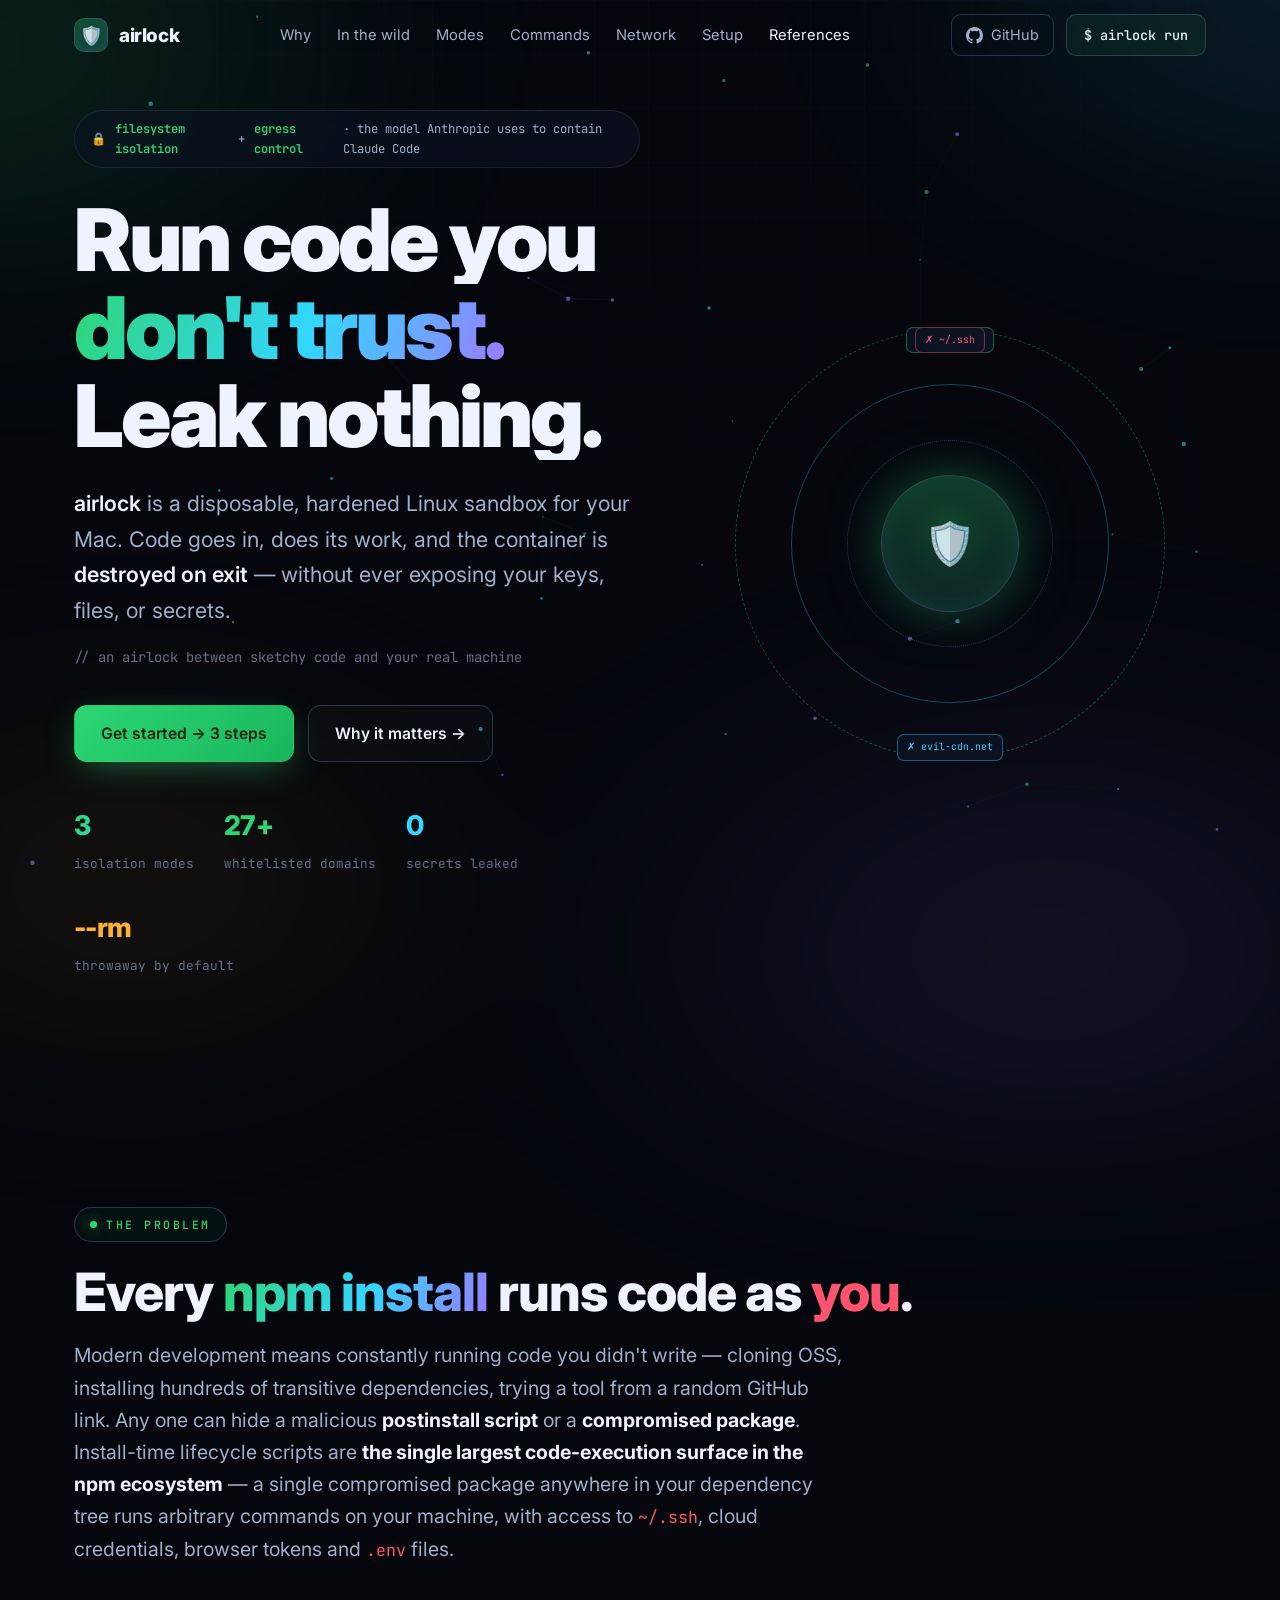
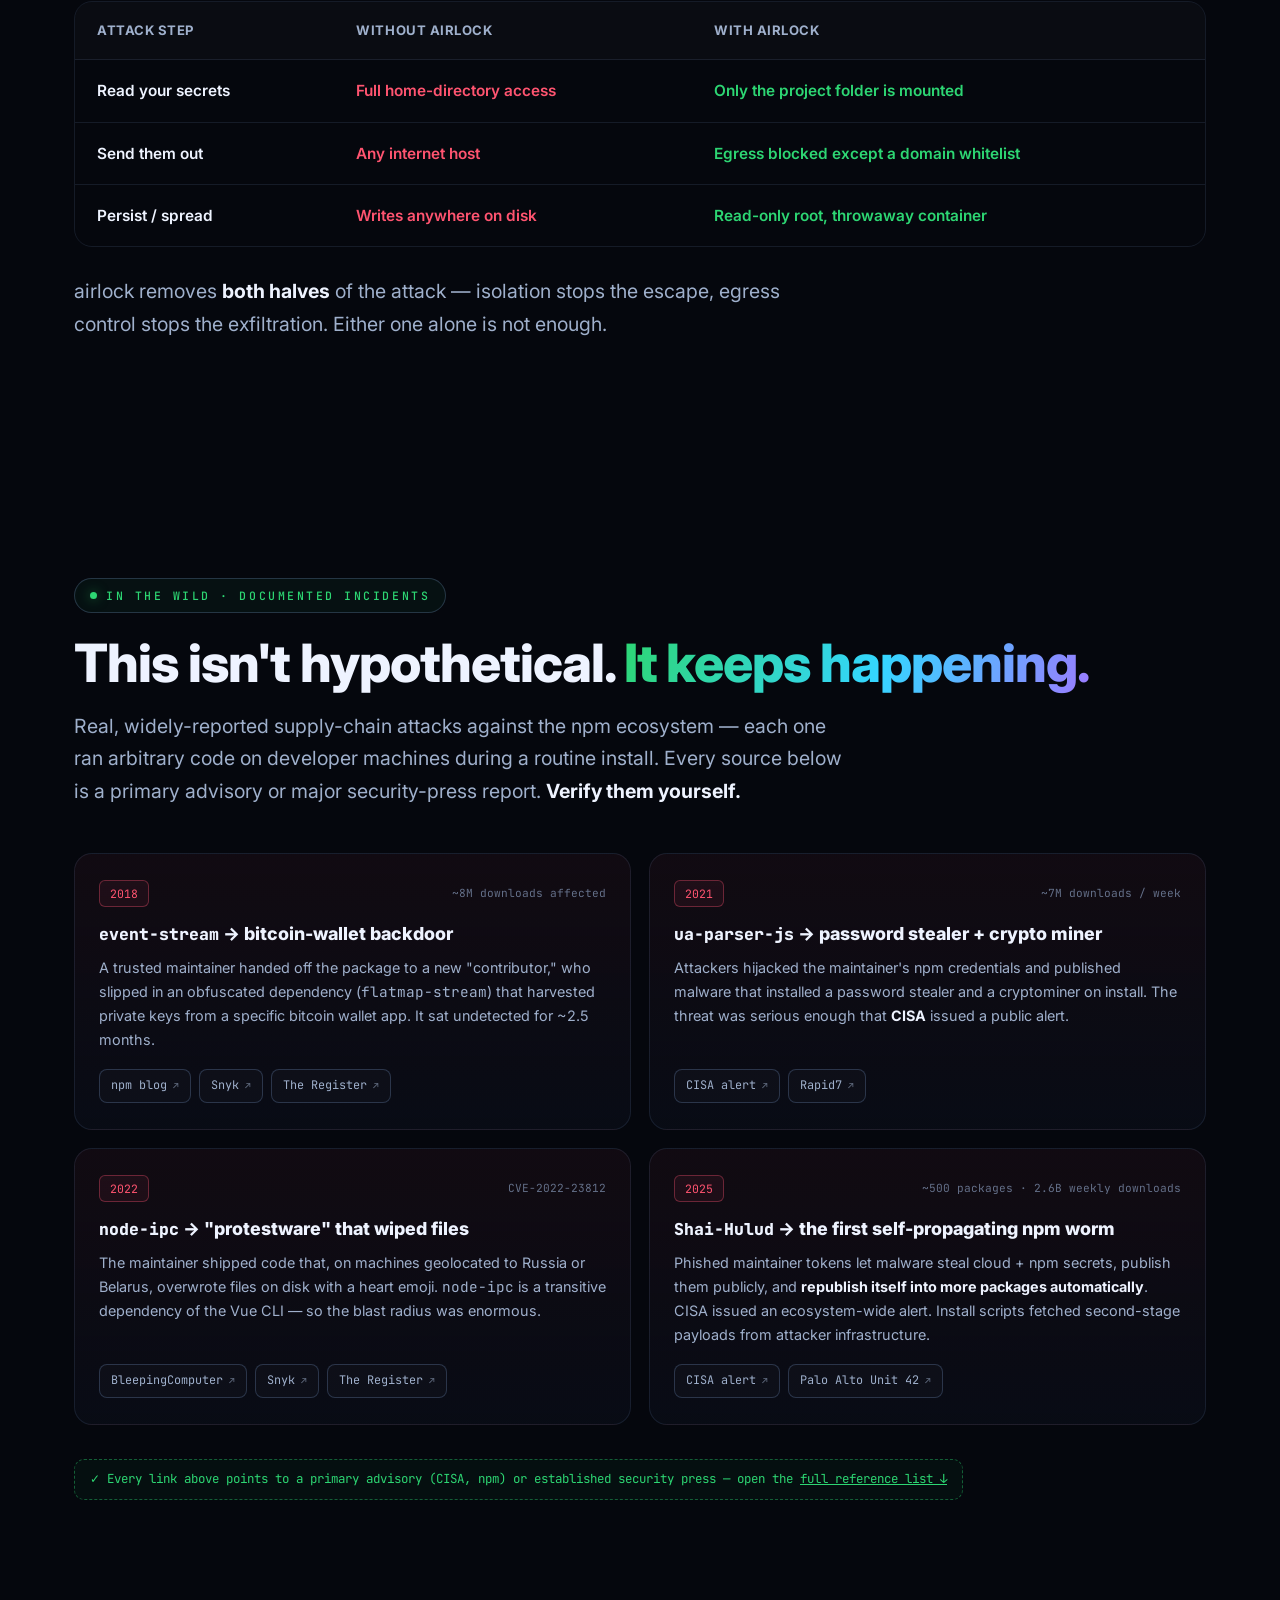
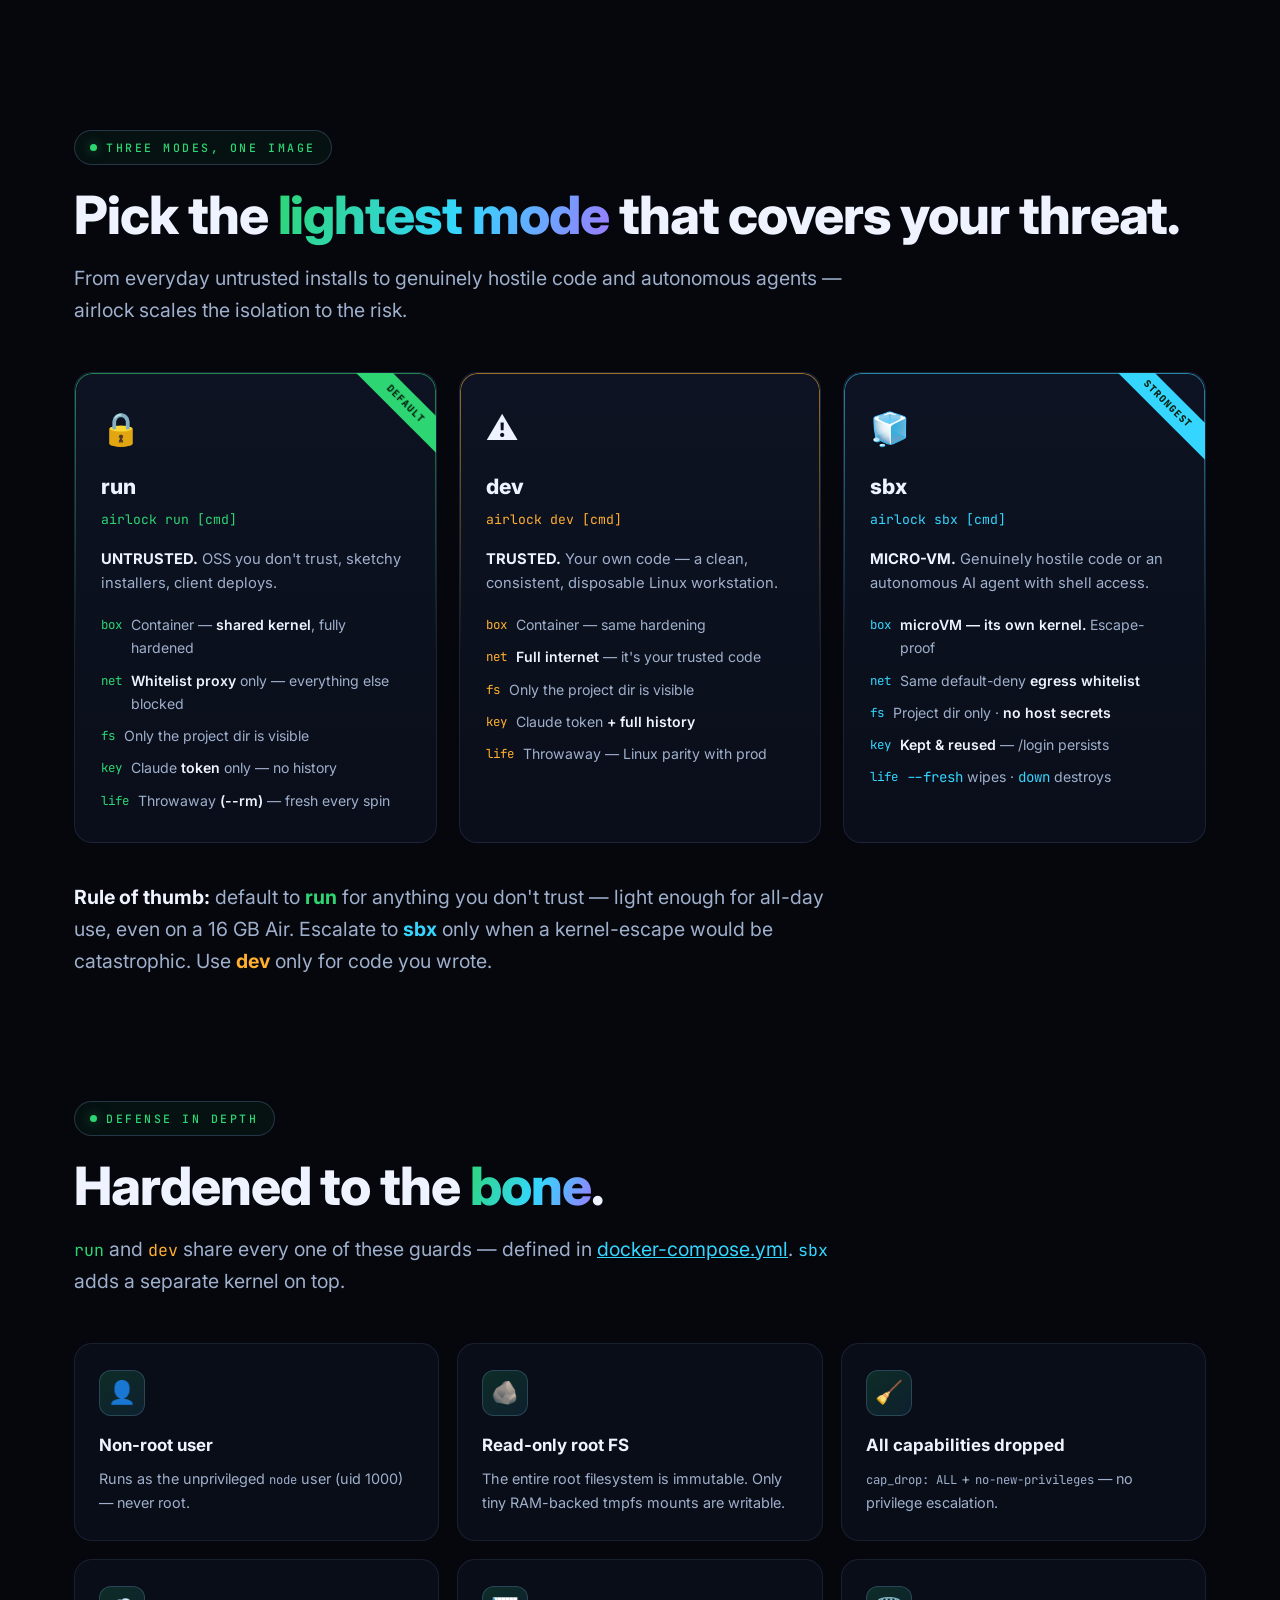
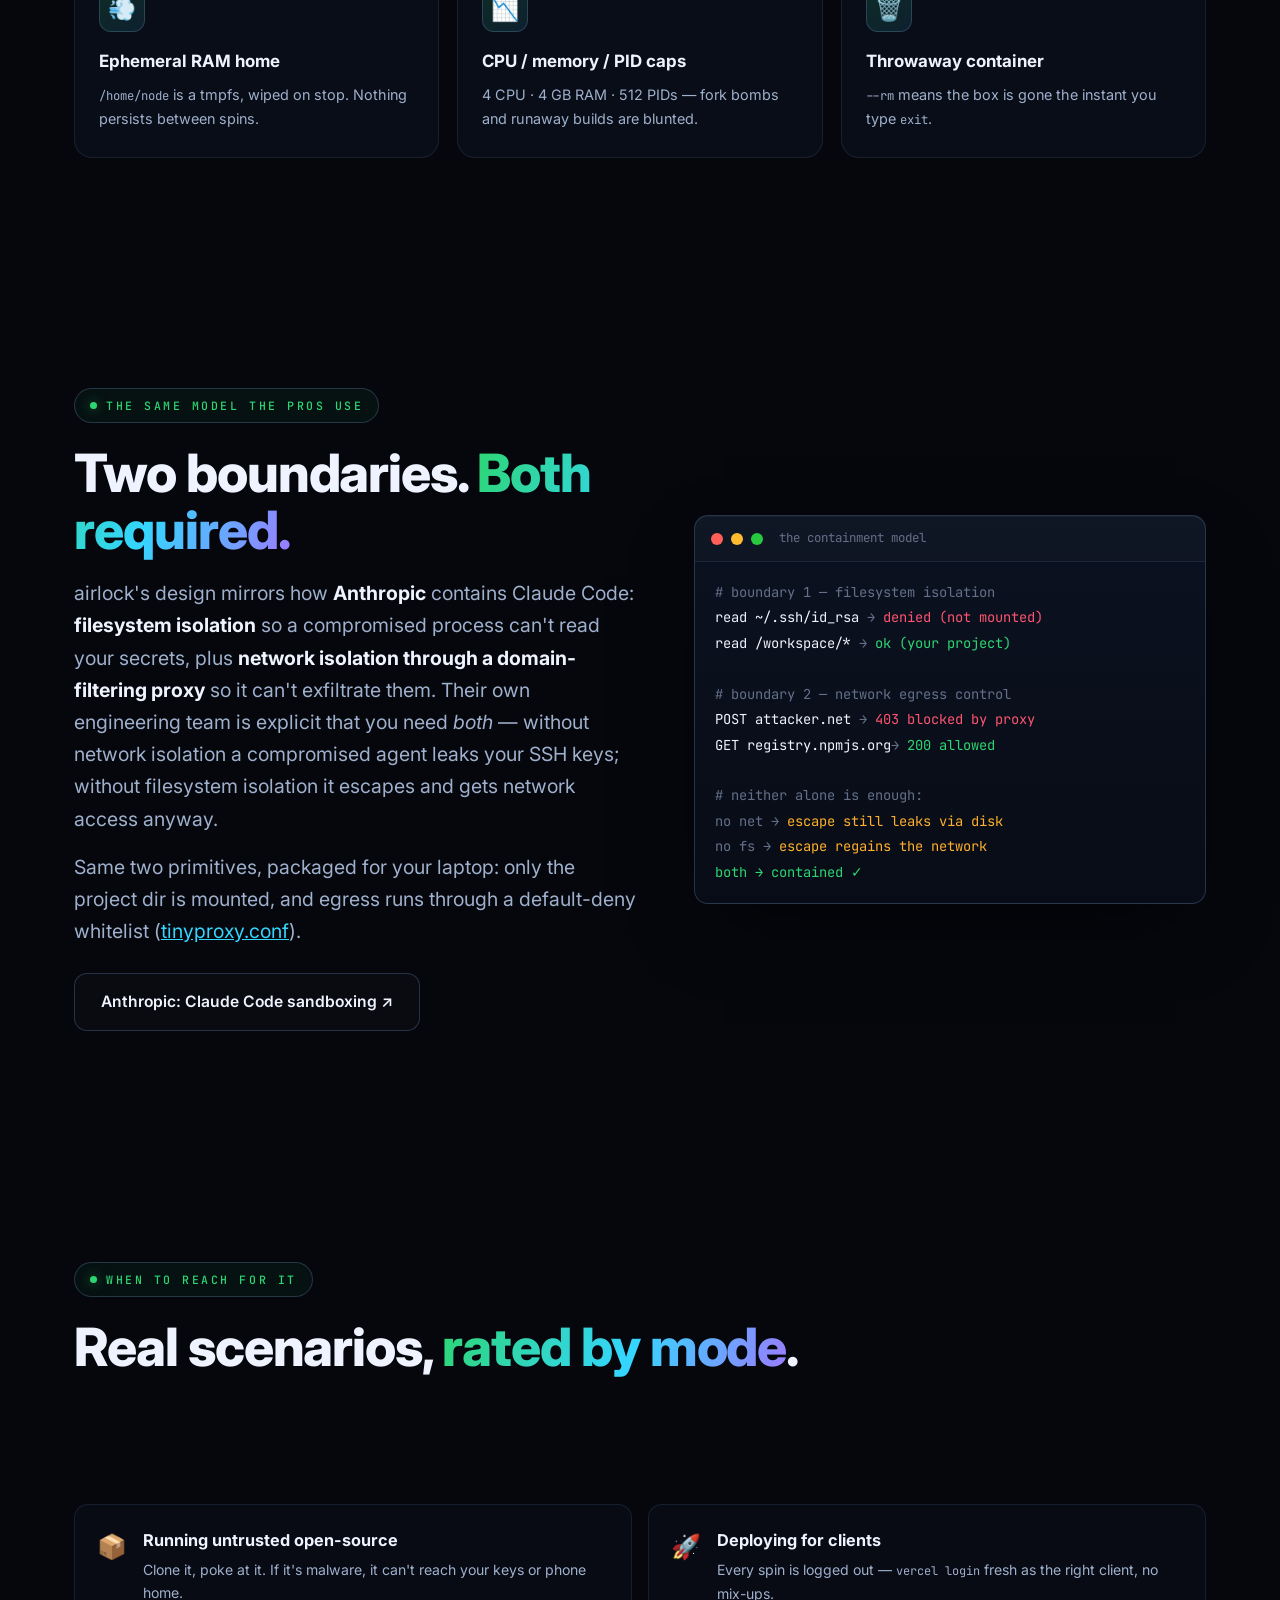
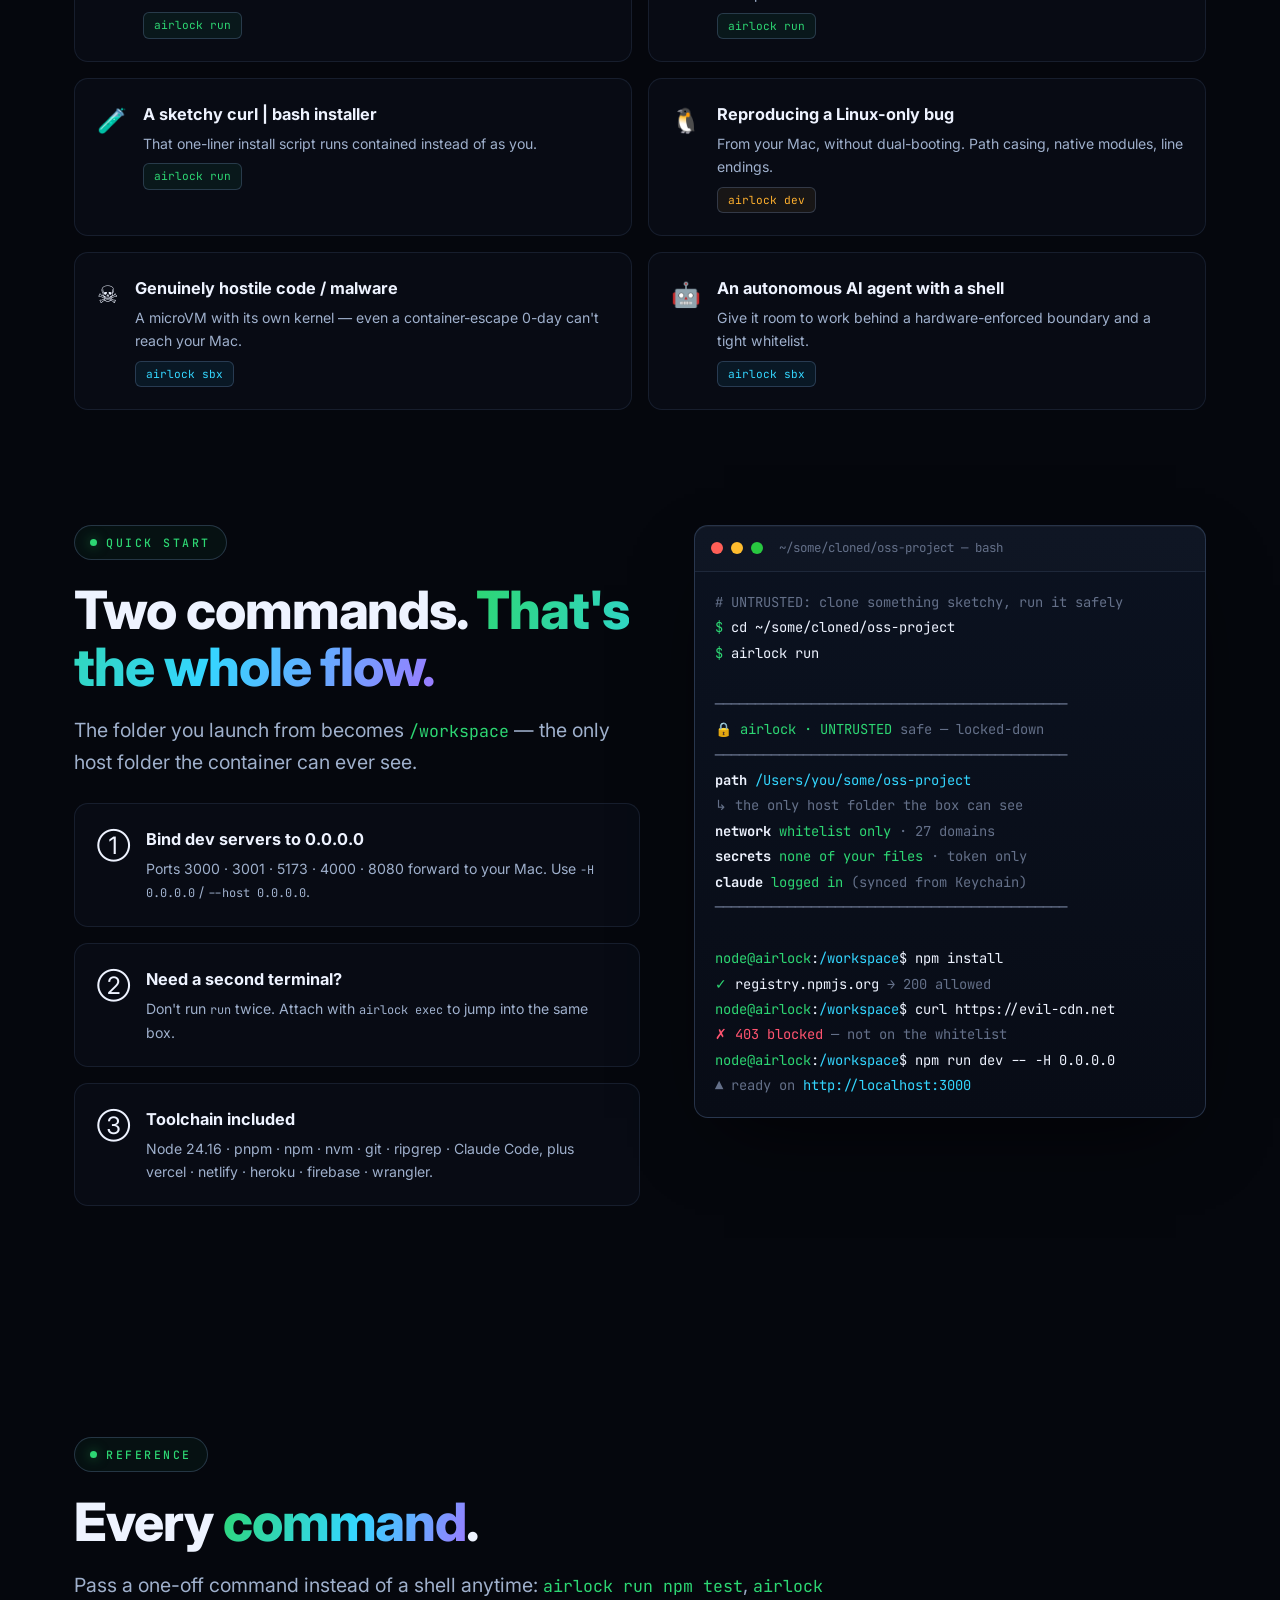
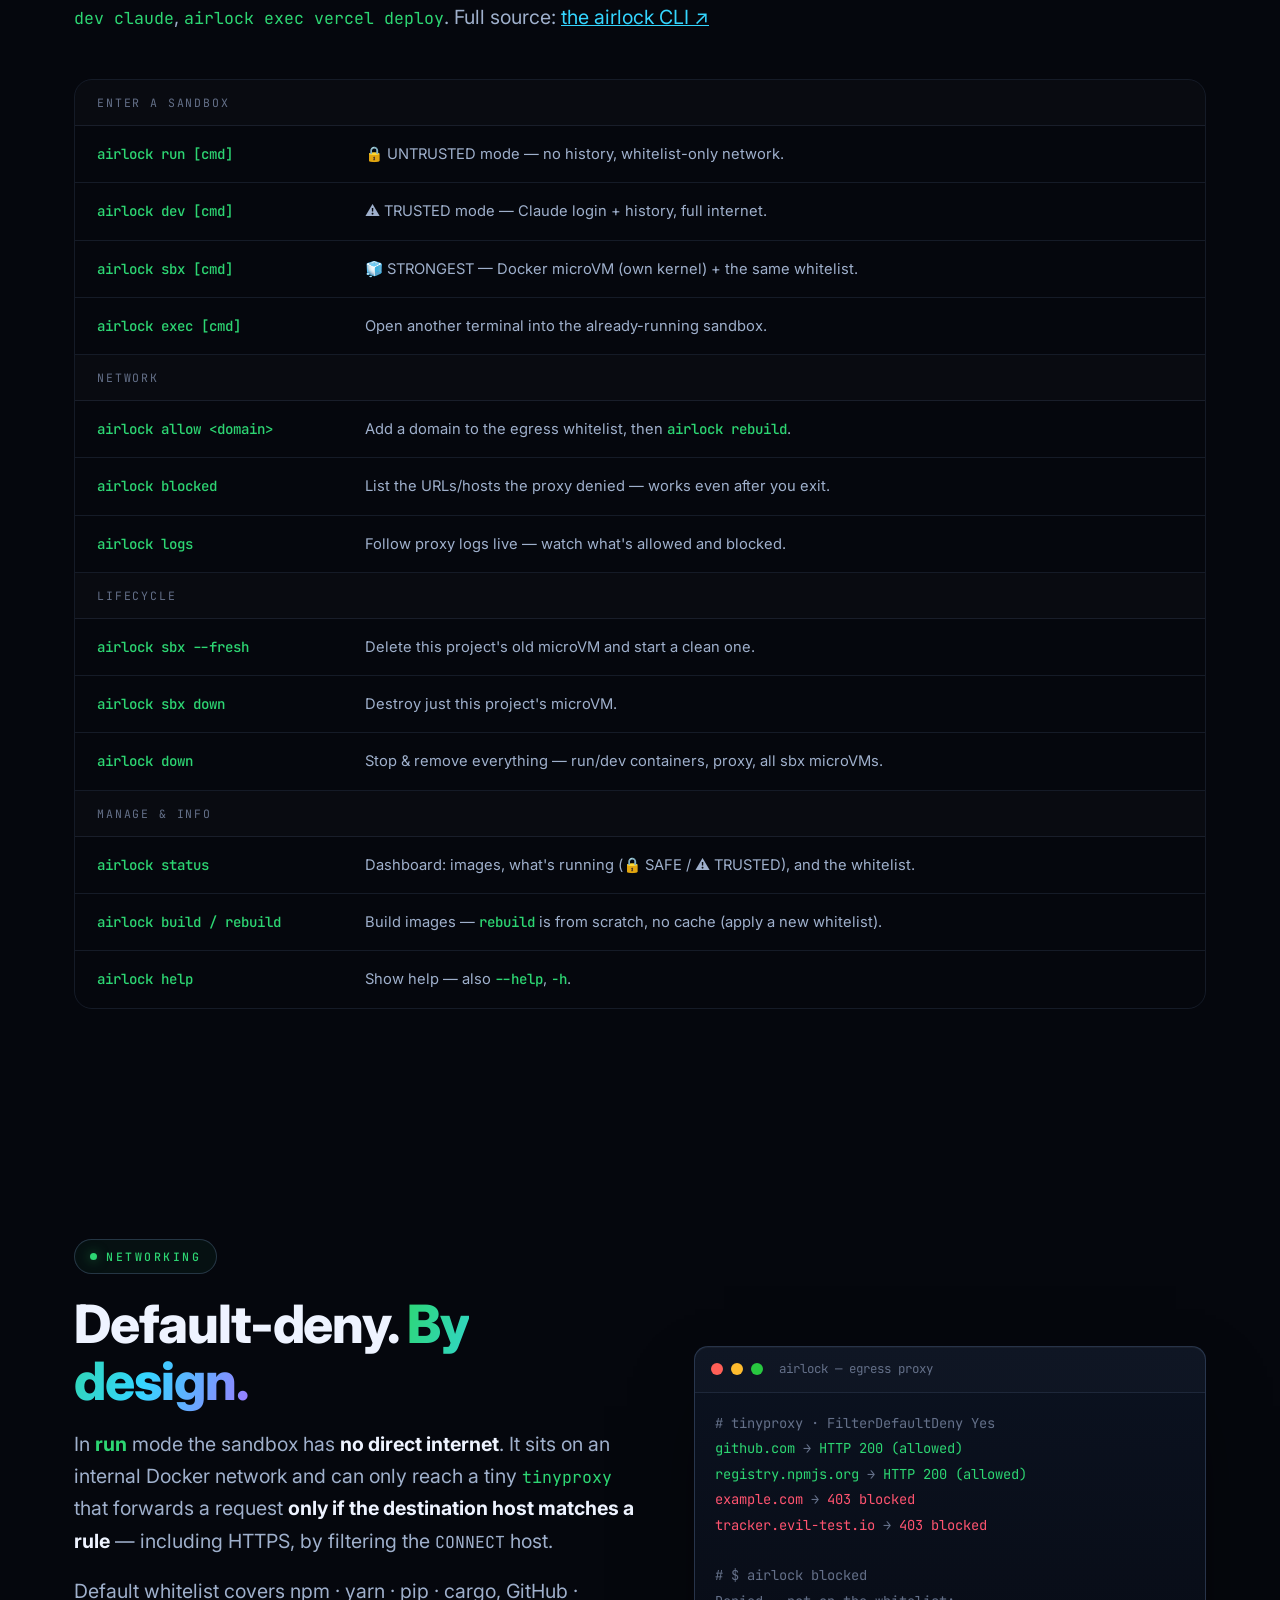
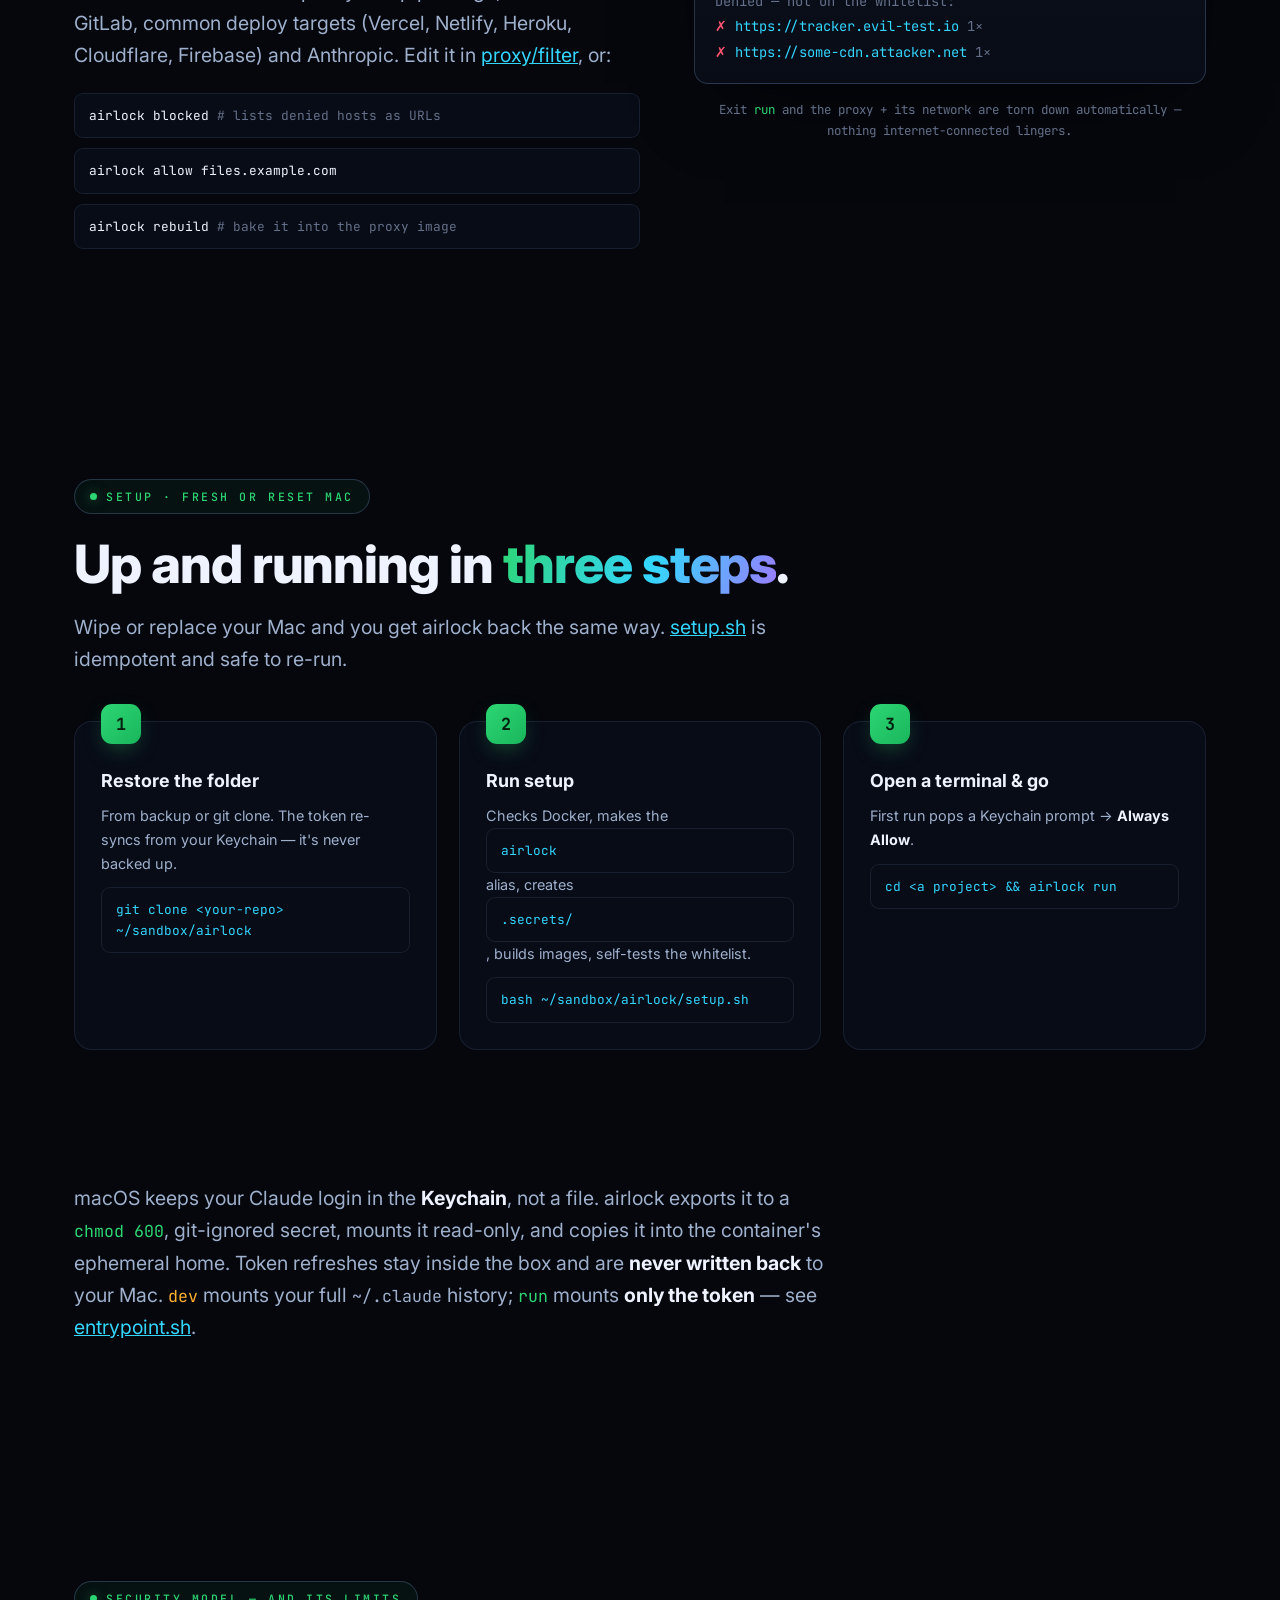
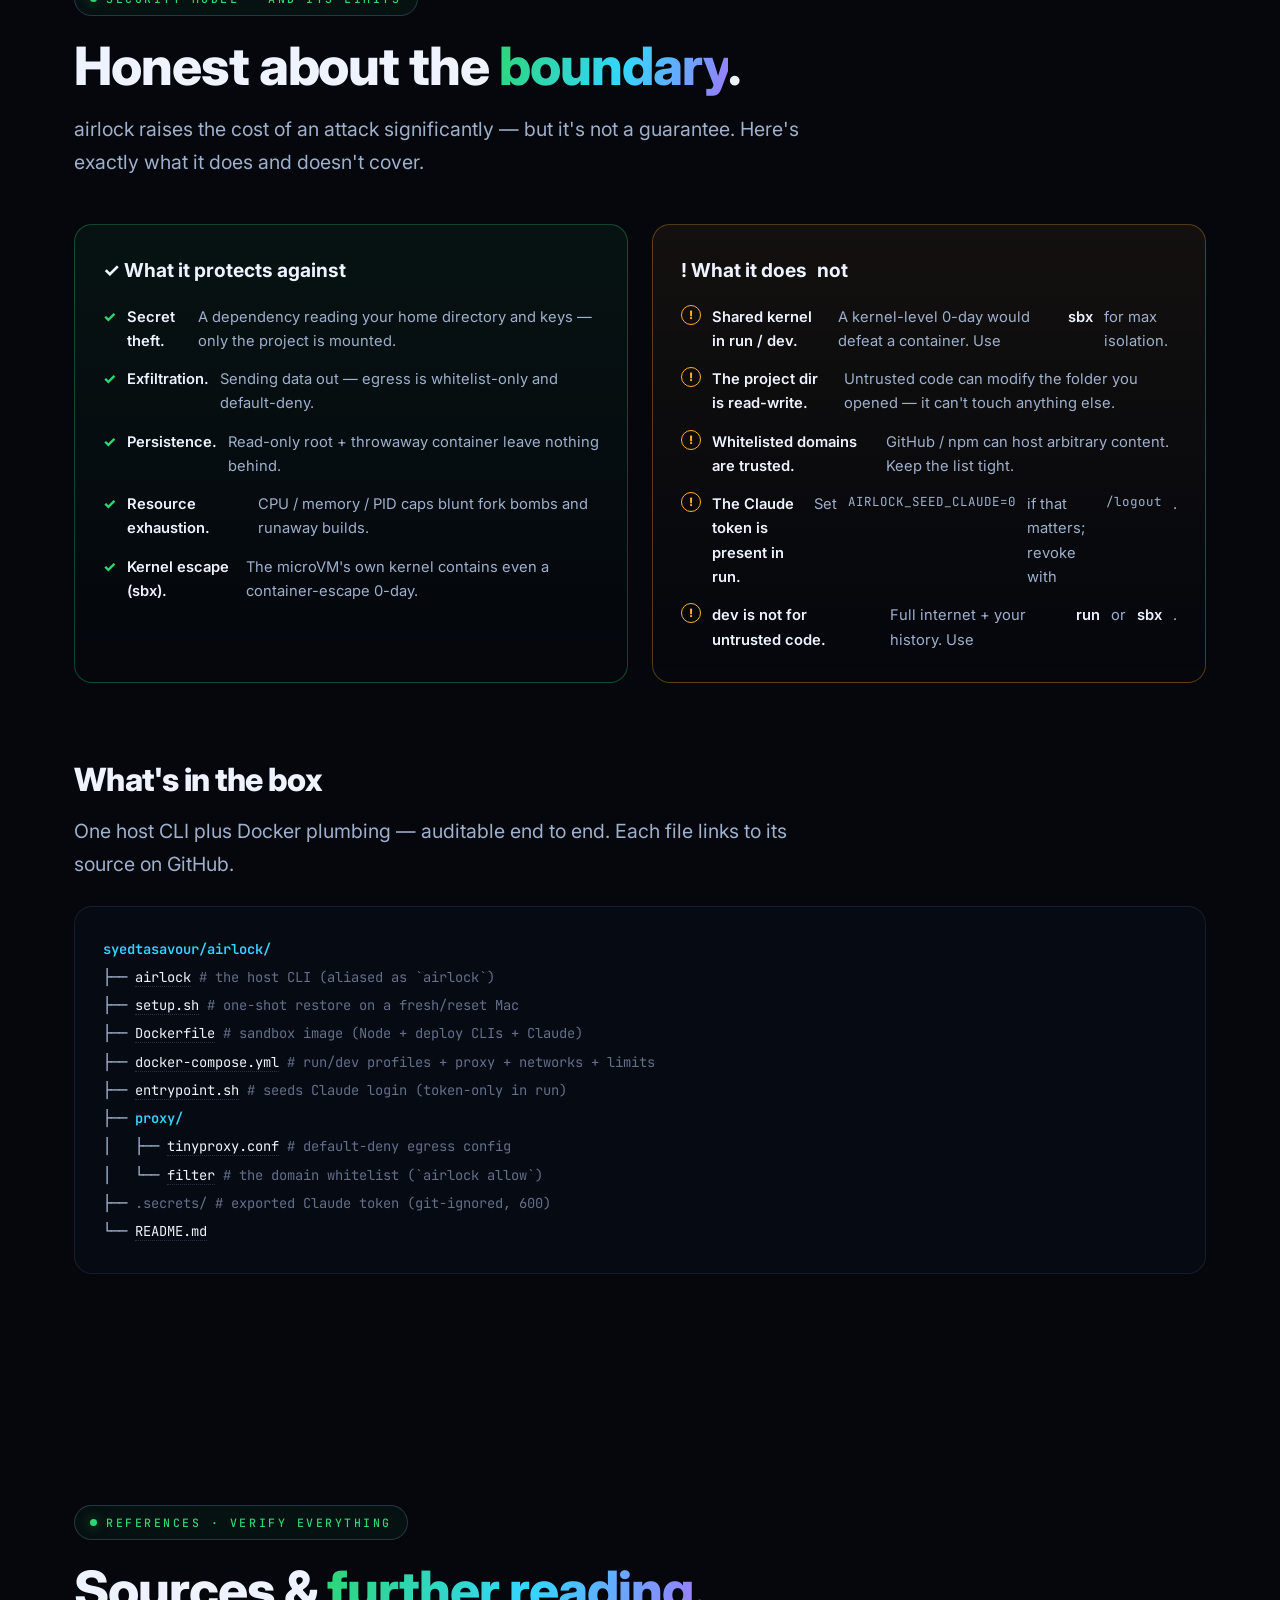
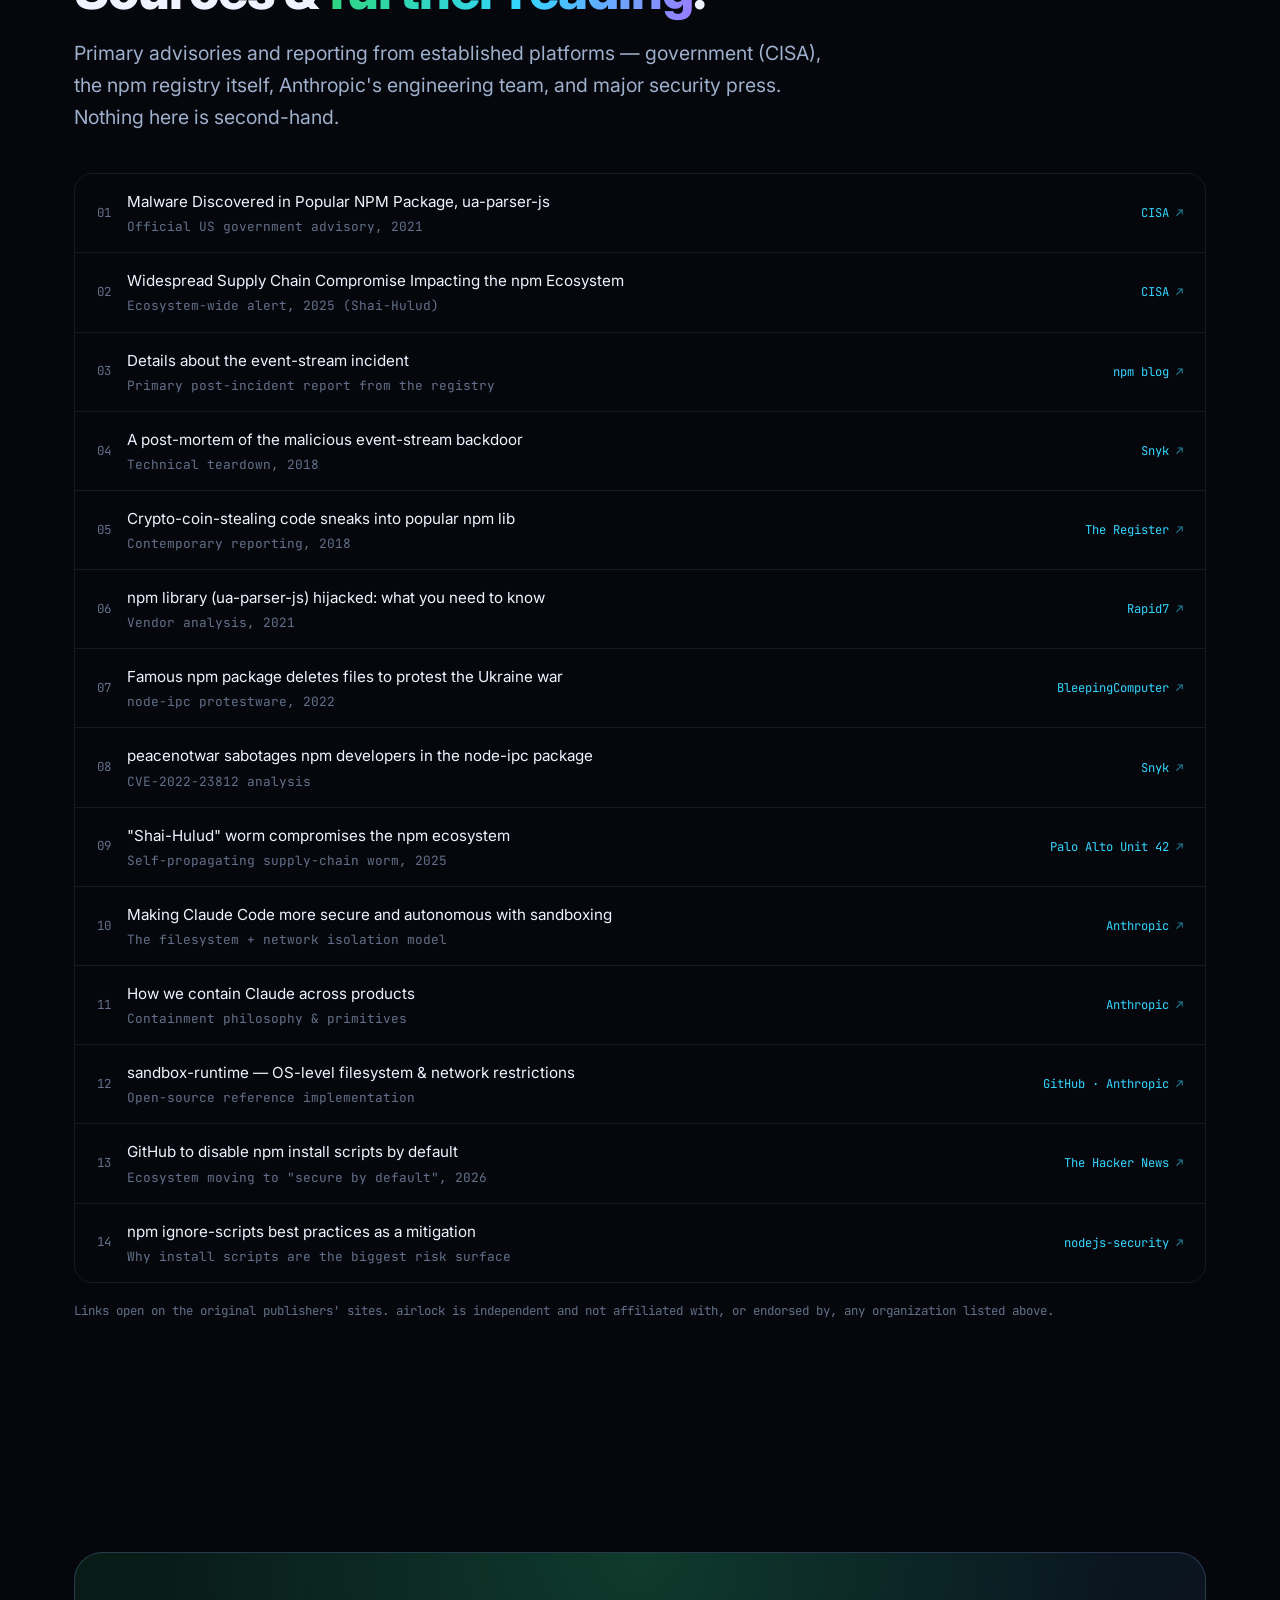
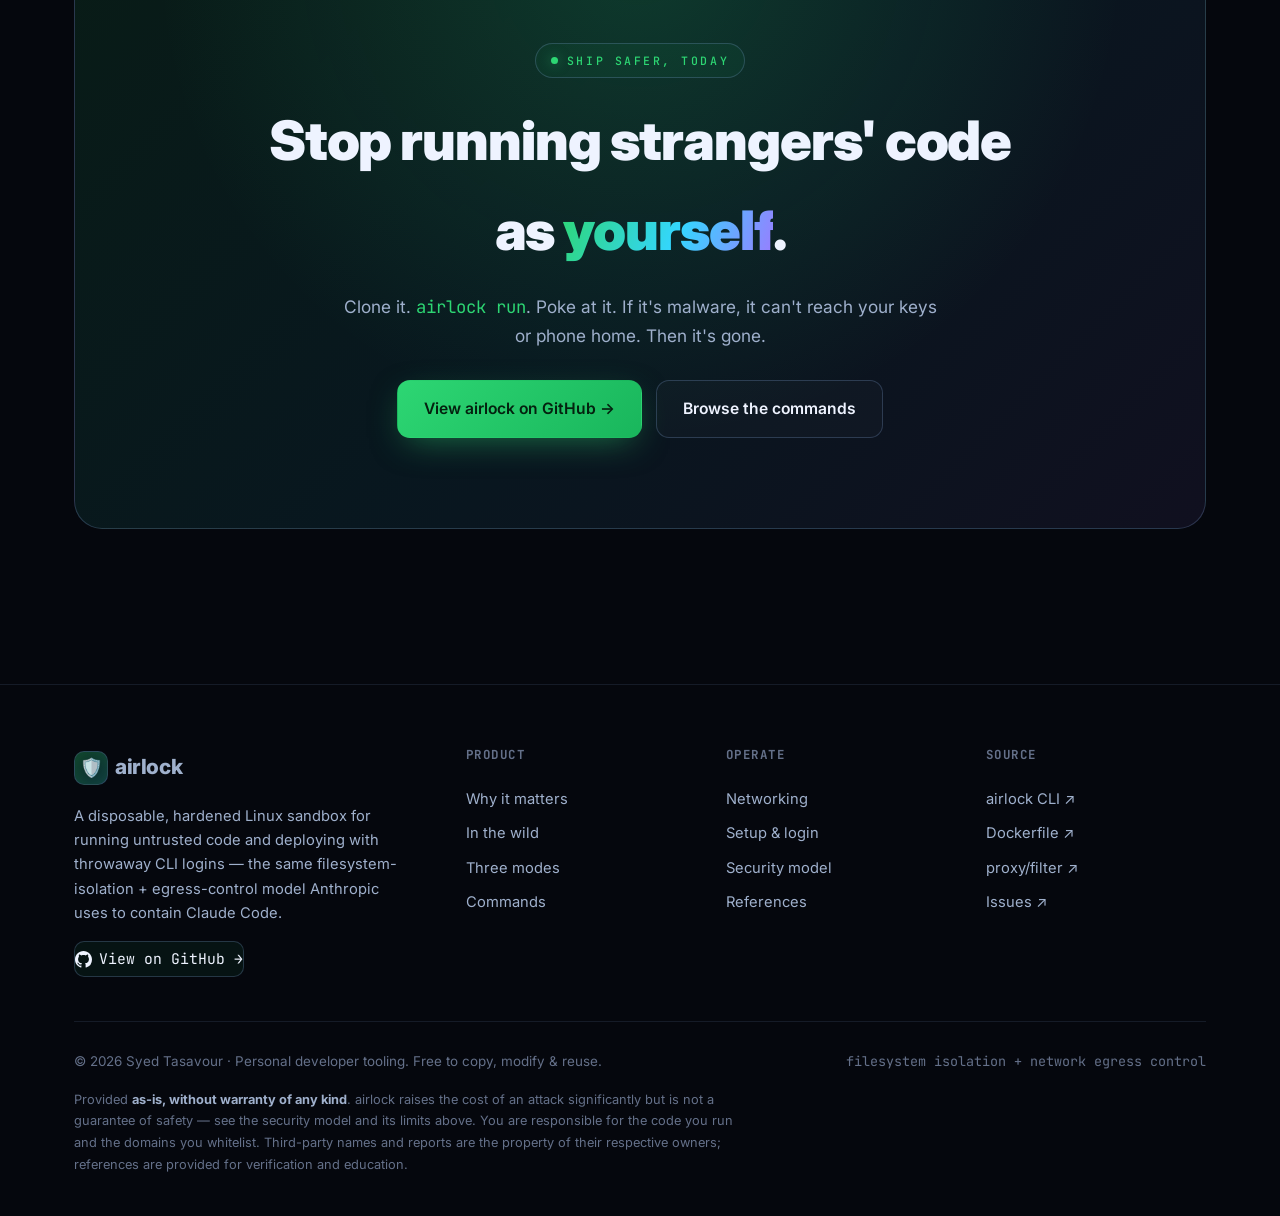
<file: index.html>
<!DOCTYPE html>
<html lang="en" itemscope itemtype="https://schema.org/SoftwareApplication">
<head>
<meta charset="UTF-8" />
<meta name="viewport" content="width=device-width, initial-scale=1.0, viewport-fit=cover" />
<meta name="theme-color" content="#05070d" />
<meta name="color-scheme" content="dark" />

<!-- ===================== PRIMARY SEO ===================== -->
<title>airlock — Disposable Hardened Linux Sandbox for Running Untrusted Code Safely</title>
<meta name="description" content="airlock is a disposable, hardened Linux sandbox for macOS. Run untrusted npm packages, sketchy OSS, and curl|bash installers without exposing your keys, files, or secrets — filesystem isolation + an egress whitelist + throwaway containers. Three modes: run, dev, and a microVM sbx with its own kernel. Built on the same model Anthropic uses to contain Claude Code." />
<meta name="keywords" content="airlock, sandbox, untrusted code, npm supply chain attack, malicious npm package, postinstall script, docker sandbox, microVM, egress whitelist, container isolation, exfiltration prevention, event-stream, ua-parser-js, node-ipc, Shai-Hulud worm, secure development, macOS sandbox, Claude Code sandboxing" />
<meta name="author" content="Syed Tasavour" />
<meta name="robots" content="index, follow, max-image-preview:large, max-snippet:-1, max-video-preview:-1" />
<link rel="canonical" href="https://syedtasavour.github.io/Airlock/" />

<!-- ===================== OPEN GRAPH ===================== -->
<meta property="og:type" content="website" />
<meta property="og:site_name" content="airlock" />
<meta property="og:title" content="airlock — Run Untrusted Code Without Exposing Your Mac" />
<meta property="og:description" content="A disposable, hardened Linux sandbox. Code goes in, does its work, the container is destroyed on exit. Filesystem isolation + egress whitelist. Nothing leaks out." />
<meta property="og:url" content="https://syedtasavour.github.io/Airlock/" />
<meta property="og:locale" content="en_US" />
<meta property="og:image" content="https://syedtasavour.github.io/Airlock/assets/img/favicon.svg" />
<meta property="og:image:alt" content="airlock — disposable hardened Linux sandbox" />

<!-- ===================== TWITTER ===================== -->
<meta name="twitter:card" content="summary_large_image" />
<meta name="twitter:title" content="airlock — Disposable Hardened Sandbox for Untrusted Code" />
<meta name="twitter:description" content="Clone it. airlock run. Poke at it. If it's malware, it can't reach your keys or phone home. Then it's gone." />
<meta name="twitter:image" content="https://syedtasavour.github.io/Airlock/assets/img/favicon.svg" />

<!-- ===================== ICONS / MANIFEST ===================== -->
<link rel="icon" href="assets/img/favicon.svg" type="image/svg+xml" />
<link rel="mask-icon" href="assets/img/favicon.svg" color="#2dd673" />
<link rel="manifest" href="site.webmanifest" />

<!-- ===================== STRUCTURED DATA ===================== -->
<script type="application/ld+json">
{
  "@context": "https://schema.org",
  "@type": "SoftwareApplication",
  "name": "airlock",
  "applicationCategory": "DeveloperApplication",
  "applicationSubCategory": "Security / Sandboxing",
  "operatingSystem": "macOS",
  "description": "A disposable, hardened Linux sandbox for running untrusted code and deploying with throwaway CLI logins — without ever exposing your Mac's keys, files, or secrets.",
  "offers": { "@type": "Offer", "price": "0", "priceCurrency": "USD" },
  "author": { "@type": "Person", "name": "Syed Tasavour" },
  "url": "https://syedtasavour.github.io/Airlock/",
  "codeRepository": "https://github.com/syedtasavour/airlock",
  "softwareRequirements": "Docker Desktop 4.58+ (microVM mode), macOS",
  "featureList": [
    "Filesystem isolation — only the project folder is mounted",
    "Egress whitelist proxy — default-deny network",
    "Throwaway --rm containers — destroyed on exit",
    "Read-only root filesystem, all Linux capabilities dropped",
    "microVM mode with its own kernel (escape-proof)",
    "Preinstalled deploy CLIs and Claude Code"
  ]
}
</script>
<script type="application/ld+json">
{
  "@context": "https://schema.org",
  "@type": "FAQPage",
  "mainEntity": [
    { "@type": "Question", "name": "What does airlock protect against?",
      "acceptedAnswer": { "@type": "Answer", "text": "A malicious dependency or script reading your home directory and keys (filesystem isolation), exfiltrating data (egress whitelist), and persistence or resource exhaustion (read-only root, throwaway container, CPU/memory/PID caps)." } },
    { "@type": "Question", "name": "What is the difference between run, dev, and sbx mode?",
      "acceptedAnswer": { "@type": "Answer", "text": "run is UNTRUSTED mode: container isolation, whitelist-only network, no host secrets except the Claude token. dev is TRUSTED mode for your own code: full internet and Claude history. sbx is the strongest: a Docker microVM with its own kernel, escape-proof, with the same egress whitelist." } },
    { "@type": "Question", "name": "Are npm supply chain attacks a real threat?",
      "acceptedAnswer": { "@type": "Answer", "text": "Yes. Documented incidents include event-stream (2018, bitcoin-wallet backdoor), ua-parser-js (2021, password stealer and crypto miner, subject of a CISA alert), node-ipc (2022, protestware that wiped files by geo-IP), and the self-propagating Shai-Hulud worm (2025). Install-time lifecycle scripts are the single largest code-execution surface in the npm ecosystem." } }
  ]
}
</script>

<link rel="preconnect" href="https://fonts.googleapis.com" />
<link rel="preconnect" href="https://fonts.gstatic.com" crossorigin />
<link href="https://fonts.googleapis.com/css2?family=Inter:wght@400;500;600;700;800;900&family=JetBrains+Mono:wght@400;500;700&display=swap" rel="stylesheet" />

<link rel="stylesheet" href="assets/css/base.css" />
<link rel="stylesheet" href="assets/css/layout.css" />
<link rel="stylesheet" href="assets/css/components.css" />
</head>
<body>
<a class="skip" href="#why">Skip to content</a>

<canvas class="bg-canvas" id="bgCanvas" aria-hidden="true"></canvas>
<div class="bg-aurora" aria-hidden="true"></div>
<div class="bg-grid" aria-hidden="true"></div>

<!-- ===================== NAV ===================== -->
<header class="nav" id="nav">
  <div class="nav-inner">
    <a href="#top" class="brand"><span class="shield">🛡️</span> airlock</a>
    <nav class="nav-links" id="navLinks" aria-label="Primary">
      <a href="#why">Why</a>
      <a href="#attacks">In the wild</a>
      <a href="#modes">Modes</a>
      <a href="#commands">Commands</a>
      <a href="#network">Network</a>
      <a href="#setup">Setup</a>
      <a href="#references">References</a>
    </nav>
    <div class="nav-actions">
      <a href="https://github.com/syedtasavour/airlock" target="_blank" rel="noopener noreferrer" class="nav-gh" aria-label="airlock on GitHub">
        <svg width="17" height="17" viewBox="0 0 16 16" fill="currentColor" aria-hidden="true"><path d="M8 0C3.58 0 0 3.58 0 8c0 3.54 2.29 6.53 5.47 7.59.4.07.55-.17.55-.38 0-.19-.01-.82-.01-1.49-2.01.37-2.53-.49-2.69-.94-.09-.23-.48-.94-.82-1.13-.28-.15-.68-.52-.01-.53.63-.01 1.08.58 1.23.82.72 1.21 1.87.87 2.33.66.07-.52.28-.87.51-1.07-1.78-.2-3.64-.89-3.64-3.95 0-.87.31-1.59.82-2.15-.08-.2-.36-1.02.08-2.12 0 0 .67-.21 2.2.82.64-.18 1.32-.27 2-.27.68 0 1.36.09 2 .27 1.53-1.04 2.2-.82 2.2-.82.44 1.1.16 1.92.08 2.12.51.56.82 1.27.82 2.15 0 3.07-1.87 3.75-3.65 3.95.29.25.54.73.54 1.48 0 1.07-.01 1.93-.01 2.2 0 .21.15.46.55.38A8.013 8.013 0 0016 8c0-4.42-3.58-8-8-8z"/></svg>
        <span>GitHub</span>
      </a>
      <a href="#setup" class="nav-cta">$ airlock run</a>
    </div>
    <button class="burger" id="burger" aria-label="Toggle menu"><span></span><span></span><span></span></button>
  </div>
</header>

<!-- ===================== HERO ===================== -->
<section class="hero" id="top">
  <div class="wrap two-col">
    <div class="hero-copy">
      <span class="hero-badge">🔒 <b>filesystem isolation</b> + <b>egress control</b> · the model Anthropic uses to contain Claude Code</span>
      <h1>
        <span class="line"><span>Run code you</span></span>
        <span class="line"><span><em class="grad-text" style="font-style:normal">don't trust.</em></span></span>
        <span class="line"><span>Leak nothing.</span></span>
      </h1>
      <p class="hero-lead"><strong>airlock</strong> is a disposable, hardened Linux sandbox for your Mac. Code goes in, does its work, and the container is <strong>destroyed on exit</strong> — without ever exposing your keys, files, or secrets.</p>
      <p class="hero-tag">// an airlock between sketchy code and your real machine</p>
      <div class="hero-cta">
        <a href="#setup" class="btn btn-primary">Get started → 3 steps</a>
        <a href="#attacks" class="btn btn-ghost">Why it matters →</a>
      </div>
      <div class="hero-stats">
        <div class="stat"><b class="grad-text">3</b><span>isolation modes</span></div>
        <div class="stat"><b class="k-safe">27+</b><span>whitelisted domains</span></div>
        <div class="stat"><b class="k-sbx">0</b><span>secrets leaked</span></div>
        <div class="stat"><b class="k-trust">--rm</b><span>throwaway by default</span></div>
      </div>
    </div>
    <div class="chamber" aria-hidden="true">
      <div class="ring r1"></div><div class="ring r2"></div><div class="ring r3"></div>
      <div class="orbit o1"><div class="node allowed"><span>✓ npmjs.org</span></div></div>
      <div class="orbit o2"><div class="node blocked"><span>✗ evil-cdn.net</span></div></div>
      <div class="orbit o1" style="animation-duration:16s"><div class="node blocked"><span>✗ ~/.ssh</span></div></div>
      <div class="core">🛡️</div>
    </div>
  </div>
</section>

<!-- ===================== WHY / PROBLEM ===================== -->
<section id="why">
  <div class="wrap">
    <span class="eyebrow reveal">The problem</span>
    <h2 class="sec-title reveal d1">Every <span class="grad-text">npm install</span> runs code as <em style="font-style:normal;color:var(--danger)">you</em>.</h2>
    <p class="sec-sub reveal d2">Modern development means constantly running code you didn't write — cloning OSS, installing hundreds of transitive dependencies, trying a tool from a random GitHub link. Any one can hide a malicious <strong class="ink">postinstall script</strong> or a <strong class="ink">compromised package</strong>. Install-time lifecycle scripts are <strong class="ink">the single largest code-execution surface in the npm ecosystem</strong> — a single compromised package anywhere in your dependency tree runs arbitrary commands on your machine, with access to <code class="k-danger">~/.ssh</code>, cloud credentials, browser tokens and <code class="k-danger">.env</code> files.</p>

    <table class="attack-table reveal d3">
      <thead><tr><th>Attack step</th><th>Without airlock</th><th>With airlock</th></tr></thead>
      <tbody>
        <tr><td>Read your secrets</td><td class="x">Full home-directory access</td><td class="v">Only the project folder is mounted</td></tr>
        <tr><td>Send them out</td><td class="x">Any internet host</td><td class="v">Egress blocked except a domain whitelist</td></tr>
        <tr><td>Persist / spread</td><td class="x">Writes anywhere on disk</td><td class="v">Read-only root, throwaway container</td></tr>
      </tbody>
    </table>
    <p class="sec-sub reveal d4" style="margin-top:28px">airlock removes <strong class="ink">both halves</strong> of the attack — isolation stops the escape, egress control stops the exfiltration. Either one alone is not enough.</p>
  </div>
</section>

<!-- ===================== DOCUMENTED ATTACKS ===================== -->
<section id="attacks">
  <div class="wrap">
    <span class="eyebrow reveal">In the wild · documented incidents</span>
    <h2 class="sec-title reveal d1">This isn't hypothetical. <span class="grad-text">It keeps happening.</span></h2>
    <p class="sec-sub reveal d2">Real, widely-reported supply-chain attacks against the npm ecosystem — each one ran arbitrary code on developer machines during a routine install. Every source below is a primary advisory or major security-press report. <strong class="ink">Verify them yourself.</strong></p>

    <div class="attack-grid">
      <!-- event-stream -->
      <article class="atk reveal d1">
        <div class="atk-top"><span class="atk-year">2018</span><span class="atk-impact">~8M downloads affected</span></div>
        <h4><code>event-stream</code> → bitcoin-wallet backdoor</h4>
        <p>A trusted maintainer handed off the package to a new "contributor," who slipped in an obfuscated dependency (<code>flatmap-stream</code>) that harvested private keys from a specific bitcoin wallet app. It sat undetected for ~2.5 months.</p>
        <div class="atk-srcs">
          <a class="src-pill" href="https://blog.npmjs.org/post/180565383195/details-about-the-event-stream-incident" target="_blank" rel="noopener noreferrer">npm blog</a>
          <a class="src-pill" href="https://snyk.io/blog/a-post-mortem-of-the-malicious-event-stream-backdoor/" target="_blank" rel="noopener noreferrer">Snyk</a>
          <a class="src-pill" href="https://www.theregister.com/2018/11/26/npm_repo_bitcoin_stealer/" target="_blank" rel="noopener noreferrer">The Register</a>
        </div>
      </article>

      <!-- ua-parser-js -->
      <article class="atk reveal d2">
        <div class="atk-top"><span class="atk-year">2021</span><span class="atk-impact">~7M downloads / week</span></div>
        <h4><code>ua-parser-js</code> → password stealer + crypto miner</h4>
        <p>Attackers hijacked the maintainer's npm credentials and published malware that installed a password stealer and a cryptominer on install. The threat was serious enough that <strong class="ink">CISA</strong> issued a public alert.</p>
        <div class="atk-srcs">
          <a class="src-pill" href="https://www.cisa.gov/news-events/alerts/2021/10/22/malware-discovered-popular-npm-package-ua-parser-js" target="_blank" rel="noopener noreferrer">CISA alert</a>
          <a class="src-pill" href="https://www.rapid7.com/blog/post/2021/10/25/npm-library-ua-parser-js-hijacked-what-you-need-to-know/" target="_blank" rel="noopener noreferrer">Rapid7</a>
        </div>
      </article>

      <!-- node-ipc -->
      <article class="atk reveal d3">
        <div class="atk-top"><span class="atk-year">2022</span><span class="atk-impact">CVE-2022-23812</span></div>
        <h4><code>node-ipc</code> → "protestware" that wiped files</h4>
        <p>The maintainer shipped code that, on machines geolocated to Russia or Belarus, overwrote files on disk with a heart emoji. <code>node-ipc</code> is a transitive dependency of the Vue CLI — so the blast radius was enormous.</p>
        <div class="atk-srcs">
          <a class="src-pill" href="https://www.bleepingcomputer.com/news/security/big-sabotage-famous-npm-package-deletes-files-to-protest-ukraine-war/" target="_blank" rel="noopener noreferrer">BleepingComputer</a>
          <a class="src-pill" href="https://snyk.io/blog/peacenotwar-malicious-npm-node-ipc-package-vulnerability/" target="_blank" rel="noopener noreferrer">Snyk</a>
          <a class="src-pill" href="https://www.theregister.com/2022/03/18/protestware_javascript_node_ipc/" target="_blank" rel="noopener noreferrer">The Register</a>
        </div>
      </article>

      <!-- Shai-Hulud -->
      <article class="atk reveal d4">
        <div class="atk-top"><span class="atk-year">2025</span><span class="atk-impact">~500 packages · 2.6B weekly downloads</span></div>
        <h4><code>Shai-Hulud</code> → the first self-propagating npm worm</h4>
        <p>Phished maintainer tokens let malware steal cloud + npm secrets, publish them publicly, and <strong class="ink">republish itself into more packages automatically</strong>. CISA issued an ecosystem-wide alert. Install scripts fetched second-stage payloads from attacker infrastructure.</p>
        <div class="atk-srcs">
          <a class="src-pill" href="https://www.cisa.gov/news-events/alerts/2025/09/23/widespread-supply-chain-compromise-impacting-npm-ecosystem" target="_blank" rel="noopener noreferrer">CISA alert</a>
          <a class="src-pill" href="https://unit42.paloaltonetworks.com/npm-supply-chain-attack/" target="_blank" rel="noopener noreferrer">Palo Alto Unit 42</a>
        </div>
      </article>
    </div>

    <p class="verified reveal d2">✓ Every link above points to a primary advisory (CISA, npm) or established security press — open the <a href="#references" style="color:var(--safe);text-decoration:underline">full reference list ↓</a></p>
  </div>
</section>

<!-- ===================== MODES ===================== -->
<section id="modes">
  <div class="wrap">
    <span class="eyebrow reveal">Three modes, one image</span>
    <h2 class="sec-title reveal d1">Pick the <span class="grad-text">lightest mode</span> that covers your threat.</h2>
    <p class="sec-sub reveal d2">From everyday untrusted installs to genuinely hostile code and autonomous agents — airlock scales the isolation to the risk.</p>
    <div class="modes">
      <article class="mode run reveal d1">
        <div class="ribbon">DEFAULT</div><span class="m-ico">🔒</span>
        <h3>run</h3><p class="m-cmd">airlock run [cmd]</p>
        <p class="m-for"><b class="ink">UNTRUSTED.</b> OSS you don't trust, sketchy installers, client deploys.</p>
        <ul>
          <li><span class="k">box</span><span>Container — <b>shared kernel</b>, fully hardened</span></li>
          <li><span class="k">net</span><span><b>Whitelist proxy</b> only — everything else blocked</span></li>
          <li><span class="k">fs</span><span>Only the project dir is visible</span></li>
          <li><span class="k">key</span><span>Claude <b>token</b> only — no history</span></li>
          <li><span class="k">life</span><span>Throwaway <b>(--rm)</b> — fresh every spin</span></li>
        </ul>
      </article>
      <article class="mode dev reveal d2">
        <span class="m-ico">⚠️</span>
        <h3>dev</h3><p class="m-cmd">airlock dev [cmd]</p>
        <p class="m-for"><b class="ink">TRUSTED.</b> Your own code — a clean, consistent, disposable Linux workstation.</p>
        <ul>
          <li><span class="k">box</span><span>Container — same hardening</span></li>
          <li><span class="k">net</span><span><b>Full internet</b> — it's your trusted code</span></li>
          <li><span class="k">fs</span><span>Only the project dir is visible</span></li>
          <li><span class="k">key</span><span>Claude token <b>+ full history</b></span></li>
          <li><span class="k">life</span><span>Throwaway — Linux parity with prod</span></li>
        </ul>
      </article>
      <article class="mode sbx reveal d3">
        <div class="ribbon">STRONGEST</div><span class="m-ico">🧊</span>
        <h3>sbx</h3><p class="m-cmd">airlock sbx [cmd]</p>
        <p class="m-for"><b class="ink">MICRO-VM.</b> Genuinely hostile code or an autonomous AI agent with shell access.</p>
        <ul>
          <li><span class="k">box</span><span><b>microVM — its own kernel.</b> Escape-proof</span></li>
          <li><span class="k">net</span><span>Same default-deny <b>egress whitelist</b></span></li>
          <li><span class="k">fs</span><span>Project dir only · <b>no host secrets</b></span></li>
          <li><span class="k">key</span><span><b>Kept &amp; reused</b> — /login persists</span></li>
          <li><span class="k">life</span><span><code class="k-sbx">--fresh</code> wipes · <code class="k-sbx">down</code> destroys</span></li>
        </ul>
      </article>
    </div>
    <p class="sec-sub reveal d4" style="margin-top:38px"><strong class="ink">Rule of thumb:</strong> default to <b class="k-safe">run</b> for anything you don't trust — light enough for all-day use, even on a 16&nbsp;GB Air. Escalate to <b class="k-sbx">sbx</b> only when a kernel-escape would be catastrophic. Use <b class="k-trust">dev</b> only for code you wrote.</p>
  </div>
</section>

<!-- ===================== HARDENING ===================== -->
<section id="hardening" style="padding-top:0">
  <div class="wrap">
    <span class="eyebrow reveal">Defense in depth</span>
    <h2 class="sec-title reveal d1">Hardened to the <span class="grad-text">bone</span>.</h2>
    <p class="sec-sub reveal d2"><code class="k-safe">run</code> and <code class="k-trust">dev</code> share every one of these guards — defined in <a href="https://github.com/syedtasavour/airlock/blob/main/docker-compose.yml" target="_blank" rel="noopener noreferrer" style="color:var(--sbx);text-decoration:underline">docker-compose.yml</a>. <code class="k-sbx">sbx</code> adds a separate kernel on top.</p>
    <div class="feat-grid">
      <div class="feat reveal d1"><div class="f-ico">👤</div><h4>Non-root user</h4><p>Runs as the unprivileged <code>node</code> user (uid 1000) — never root.</p></div>
      <div class="feat reveal d2"><div class="f-ico">🪨</div><h4>Read-only root FS</h4><p>The entire root filesystem is immutable. Only tiny RAM-backed tmpfs mounts are writable.</p></div>
      <div class="feat reveal d3"><div class="f-ico">🧹</div><h4>All capabilities dropped</h4><p><code>cap_drop: ALL</code> + <code>no-new-privileges</code> — no privilege escalation.</p></div>
      <div class="feat reveal d1"><div class="f-ico">💨</div><h4>Ephemeral RAM home</h4><p><code>/home/node</code> is a tmpfs, wiped on stop. Nothing persists between spins.</p></div>
      <div class="feat reveal d2"><div class="f-ico">📉</div><h4>CPU / memory / PID caps</h4><p>4&nbsp;CPU · 4&nbsp;GB RAM · 512&nbsp;PIDs — fork bombs and runaway builds are blunted.</p></div>
      <div class="feat reveal d3"><div class="f-ico">🗑️</div><h4>Throwaway container</h4><p><code>--rm</code> means the box is gone the instant you type <code>exit</code>.</p></div>
    </div>
  </div>
</section>

<!-- ===================== THE MODEL ===================== -->
<section id="model">
  <div class="wrap two-col">
    <div>
      <span class="eyebrow reveal">The same model the pros use</span>
      <h2 class="sec-title reveal d1">Two boundaries. <span class="grad-text">Both required.</span></h2>
      <p class="sec-sub reveal d2">airlock's design mirrors how <strong class="ink">Anthropic</strong> contains Claude Code: <strong class="ink">filesystem isolation</strong> so a compromised process can't read your secrets, plus <strong class="ink">network isolation through a domain-filtering proxy</strong> so it can't exfiltrate them. Their own engineering team is explicit that you need <em>both</em> — without network isolation a compromised agent leaks your SSH keys; without filesystem isolation it escapes and gets network access anyway.</p>
      <p class="sec-sub reveal d3" style="margin-top:16px">Same two primitives, packaged for your laptop: only the project dir is mounted, and egress runs through a default-deny whitelist (<a href="https://github.com/syedtasavour/airlock/blob/main/proxy/tinyproxy.conf" target="_blank" rel="noopener noreferrer" style="color:var(--sbx);text-decoration:underline">tinyproxy.conf</a>).</p>
      <div class="hero-cta reveal d4" style="margin-top:26px">
        <a href="https://www.anthropic.com/engineering/claude-code-sandboxing" target="_blank" rel="noopener noreferrer" class="btn btn-ghost">Anthropic: Claude Code sandboxing ↗</a>
      </div>
    </div>
    <div class="reveal d2">
      <div class="terminal">
        <div class="bar"><span class="dot red"></span><span class="dot yellow"></span><span class="dot green"></span><span class="title">the containment model</span></div>
        <div class="body">
<span class="cmt"># boundary 1 — filesystem isolation</span><br>
read ~/.ssh/id_rsa     <span class="dim">→</span> <span class="bad">denied (not mounted)</span><br>
read /workspace/*      <span class="dim">→</span> <span class="ok">ok (your project)</span><br>
<br>
<span class="cmt"># boundary 2 — network egress control</span><br>
POST attacker.net      <span class="dim">→</span> <span class="bad">403 blocked by proxy</span><br>
GET  registry.npmjs.org<span class="dim">→</span> <span class="ok">200 allowed</span><br>
<br>
<span class="cmt"># neither alone is enough:</span><br>
<span class="dim">  no net  →</span> <span class="warn">escape still leaks via disk</span><br>
<span class="dim">  no fs   →</span> <span class="warn">escape regains the network</span><br>
<span class="ok">  both    → contained ✓</span>
        </div>
      </div>
    </div>
  </div>
</section>

<!-- ===================== SCENARIOS ===================== -->
<section id="scenarios">
  <div class="wrap">
    <span class="eyebrow reveal">When to reach for it</span>
    <h2 class="sec-title reveal d1">Real scenarios, <span class="grad-text">rated by mode</span>.</h2>
    <p class="sec-sub reveal d2">Each spin is logged out, so you can also deploy for many clients without cross-account mix-ups or credentials left on disk.</p>
    <div class="scen">
      <div class="scen-item reveal d1"><span class="s-ico">📦</span><div><h4>Running untrusted open-source</h4><p>Clone it, poke at it. If it's malware, it can't reach your keys or phone home.<br><span class="tag run">airlock run</span></p></div></div>
      <div class="scen-item reveal d2"><span class="s-ico">🚀</span><div><h4>Deploying for clients</h4><p>Every spin is logged out — <code>vercel login</code> fresh as the right client, no mix-ups.<br><span class="tag run">airlock run</span></p></div></div>
      <div class="scen-item reveal d1"><span class="s-ico">🧪</span><div><h4>A sketchy curl | bash installer</h4><p>That one-liner install script runs contained instead of as you.<br><span class="tag run">airlock run</span></p></div></div>
      <div class="scen-item reveal d2"><span class="s-ico">🐧</span><div><h4>Reproducing a Linux-only bug</h4><p>From your Mac, without dual-booting. Path casing, native modules, line endings.<br><span class="tag dev">airlock dev</span></p></div></div>
      <div class="scen-item reveal d1"><span class="s-ico">☠️</span><div><h4>Genuinely hostile code / malware</h4><p>A microVM with its own kernel — even a container-escape 0-day can't reach your Mac.<br><span class="tag sbx">airlock sbx</span></p></div></div>
      <div class="scen-item reveal d2"><span class="s-ico">🤖</span><div><h4>An autonomous AI agent with a shell</h4><p>Give it room to work behind a hardware-enforced boundary and a tight whitelist.<br><span class="tag sbx">airlock sbx</span></p></div></div>
    </div>
  </div>
</section>

<!-- ===================== QUICK START ===================== -->
<section id="quickstart" style="padding-top:0">
  <div class="wrap two-col top">
    <div>
      <span class="eyebrow reveal">Quick start</span>
      <h2 class="sec-title reveal d1">Two commands. <span class="grad-text">That's the whole flow.</span></h2>
      <p class="sec-sub reveal d2">The folder you launch from becomes <code class="k-safe">/workspace</code> — the only host folder the container can ever see.</p>
      <div class="reveal d3" style="margin-top:24px;display:flex;flex-direction:column;gap:16px">
        <div class="scen-item" style="cursor:default"><span class="s-ico">①</span><div><h4>Bind dev servers to 0.0.0.0</h4><p>Ports 3000 · 3001 · 5173 · 4000 · 8080 forward to your Mac. Use <code>-H 0.0.0.0</code> / <code>--host 0.0.0.0</code>.</p></div></div>
        <div class="scen-item" style="cursor:default"><span class="s-ico">②</span><div><h4>Need a second terminal?</h4><p>Don't run <code>run</code> twice. Attach with <code>airlock exec</code> to jump into the same box.</p></div></div>
        <div class="scen-item" style="cursor:default"><span class="s-ico">③</span><div><h4>Toolchain included</h4><p>Node 24.16 · pnpm · npm · nvm · git · ripgrep · Claude Code, plus vercel · netlify · heroku · firebase · wrangler.</p></div></div>
      </div>
    </div>
    <div class="reveal d2">
      <div class="terminal">
        <div class="bar"><span class="dot red"></span><span class="dot yellow"></span><span class="dot green"></span><span class="title">~/some/cloned/oss-project — bash</span></div>
        <div class="body">
<span class="cmt"># UNTRUSTED: clone something sketchy, run it safely</span><br>
<span class="prompt">$</span> <span class="cmd">cd ~/some/cloned/oss-project</span><br>
<span class="prompt">$</span> <span class="cmd">airlock run</span><br>
<br>
<span class="dim">  ────────────────────────────────────────────</span><br>
  🔒 <span class="ok">airlock · UNTRUSTED</span>  <span class="dim">safe — locked-down</span><br>
<span class="dim">  ────────────────────────────────────────────</span><br>
  <b>path</b>     <span class="cy">/Users/you/some/oss-project</span><br>
           <span class="dim">↳ the only host folder the box can see</span><br>
  <b>network</b>  <span class="ok">whitelist only</span> <span class="dim">· 27 domains</span><br>
  <b>secrets</b>  <span class="ok">none of your files</span> <span class="dim">· token only</span><br>
  <b>claude</b>   <span class="ok">logged in</span> <span class="dim">(synced from Keychain)</span><br>
<span class="dim">  ────────────────────────────────────────────</span><br>
<br>
<span class="prompt">node@airlock</span>:<span class="cy">/workspace</span>$ <span class="cmd">npm install</span><br>
<span class="ok">✓</span> registry.npmjs.org <span class="dim">→ 200 allowed</span><br>
<span class="prompt">node@airlock</span>:<span class="cy">/workspace</span>$ <span class="cmd">curl https://evil-cdn.net</span><br>
<span class="bad">✗ 403 blocked</span> <span class="dim">— not on the whitelist</span><br>
<span class="prompt">node@airlock</span>:<span class="cy">/workspace</span>$ <span class="cmd">npm run dev -- -H 0.0.0.0</span><br>
<span class="dim">▲ ready on</span> <span class="cy">http://localhost:3000</span> <span class="typing" id="cursor"></span>
        </div>
      </div>
    </div>
  </div>
</section>

<!-- ===================== COMMANDS ===================== -->
<section id="commands">
  <div class="wrap">
    <span class="eyebrow reveal">Reference</span>
    <h2 class="sec-title reveal d1">Every <span class="grad-text">command</span>.</h2>
    <p class="sec-sub reveal d2">Pass a one-off command instead of a shell anytime: <code class="k-safe">airlock run npm test</code>, <code class="k-safe">airlock dev claude</code>, <code class="k-safe">airlock exec vercel deploy</code>. Full source: <a href="https://github.com/syedtasavour/airlock/blob/main/airlock" target="_blank" rel="noopener noreferrer" style="color:var(--sbx);text-decoration:underline">the airlock CLI ↗</a></p>
    <div class="cmd-table reveal d3">
      <div class="cmd-group-label">Enter a sandbox</div>
      <div class="cmd-row"><code>airlock run [cmd]</code><span class="desc">🔒 UNTRUSTED mode — no history, whitelist-only network.</span></div>
      <div class="cmd-row"><code>airlock dev [cmd]</code><span class="desc">⚠️ TRUSTED mode — Claude login + history, full internet.</span></div>
      <div class="cmd-row"><code>airlock sbx [cmd]</code><span class="desc">🧊 STRONGEST — Docker microVM (own kernel) + the same whitelist.</span></div>
      <div class="cmd-row"><code>airlock exec [cmd]</code><span class="desc">Open another terminal into the already-running sandbox.</span></div>
      <div class="cmd-group-label">Network</div>
      <div class="cmd-row"><code>airlock allow &lt;domain&gt;</code><span class="desc">Add a domain to the egress whitelist, then <code class="k-sbx">airlock rebuild</code>.</span></div>
      <div class="cmd-row"><code>airlock blocked</code><span class="desc">List the URLs/hosts the proxy denied — works even after you exit.</span></div>
      <div class="cmd-row"><code>airlock logs</code><span class="desc">Follow proxy logs live — watch what's allowed and blocked.</span></div>
      <div class="cmd-group-label">Lifecycle</div>
      <div class="cmd-row"><code>airlock sbx --fresh</code><span class="desc">Delete this project's old microVM and start a clean one.</span></div>
      <div class="cmd-row"><code>airlock sbx down</code><span class="desc">Destroy just this project's microVM.</span></div>
      <div class="cmd-row"><code>airlock down</code><span class="desc">Stop &amp; remove everything — run/dev containers, proxy, all sbx microVMs.</span></div>
      <div class="cmd-group-label">Manage &amp; info</div>
      <div class="cmd-row"><code>airlock status</code><span class="desc">Dashboard: images, what's running (🔒 SAFE / ⚠ TRUSTED), and the whitelist.</span></div>
      <div class="cmd-row"><code>airlock build / rebuild</code><span class="desc">Build images — <code>rebuild</code> is from scratch, no cache (apply a new whitelist).</span></div>
      <div class="cmd-row"><code>airlock help</code><span class="desc">Show help — also <code>--help</code>, <code>-h</code>.</span></div>
    </div>
  </div>
</section>

<!-- ===================== NETWORK ===================== -->
<section id="network">
  <div class="wrap two-col">
    <div>
      <span class="eyebrow reveal">Networking</span>
      <h2 class="sec-title reveal d1">Default-deny. <span class="grad-text">By design.</span></h2>
      <p class="sec-sub reveal d2">In <b class="k-safe">run</b> mode the sandbox has <strong class="ink">no direct internet</strong>. It sits on an internal Docker network and can only reach a tiny <code class="k-safe">tinyproxy</code> that forwards a request <strong class="ink">only if the destination host matches a rule</strong> — including HTTPS, by filtering the <code>CONNECT</code> host.</p>
      <p class="sec-sub reveal d3" style="margin-top:18px">Default whitelist covers npm · yarn · pip · cargo, GitHub · GitLab, common deploy targets (Vercel, Netlify, Heroku, Cloudflare, Firebase) and Anthropic. Edit it in <a href="https://github.com/syedtasavour/airlock/blob/main/proxy/filter" target="_blank" rel="noopener noreferrer" style="color:var(--sbx);text-decoration:underline">proxy/filter</a>, or:</p>
      <div class="reveal d4" style="margin-top:22px;display:flex;flex-direction:column;gap:10px">
        <code class="codeblock"><span style="color:var(--ink)">airlock blocked</span>  <span style="color:var(--ink-faint)"># lists denied hosts as URLs</span></code>
        <code class="codeblock"><span style="color:var(--ink)">airlock allow files.example.com</span></code>
        <code class="codeblock"><span style="color:var(--ink)">airlock rebuild</span>  <span style="color:var(--ink-faint)"># bake it into the proxy image</span></code>
      </div>
    </div>
    <div class="reveal d2">
      <div class="terminal">
        <div class="bar"><span class="dot red"></span><span class="dot yellow"></span><span class="dot green"></span><span class="title">airlock — egress proxy</span></div>
        <div class="body">
<span class="cmt"># tinyproxy · FilterDefaultDeny Yes</span><br>
<span class="ok">github.com</span>            <span class="dim">→</span> <span class="ok">HTTP 200  (allowed)</span><br>
<span class="ok">registry.npmjs.org</span>    <span class="dim">→</span> <span class="ok">HTTP 200  (allowed)</span><br>
<span class="bad">example.com</span>           <span class="dim">→</span> <span class="bad">403 blocked</span><br>
<span class="bad">tracker.evil-test.io</span>  <span class="dim">→</span> <span class="bad">403 blocked</span><br>
<br>
<span class="cmt"># $ airlock blocked</span><br>
<span class="dim">  Denied — not on the whitelist:</span><br>
    <span class="bad">✗</span> <span class="cy">https://tracker.evil-test.io</span>   <span class="dim">1×</span><br>
    <span class="bad">✗</span> <span class="cy">https://some-cdn.attacker.net</span>  <span class="dim">1×</span><br>
        </div>
      </div>
      <p class="mono reveal" style="font-size:.78rem;color:var(--ink-faint);margin-top:16px;text-align:center">Exit <code class="k-safe">run</code> and the proxy + its network are torn down automatically — nothing internet-connected lingers.</p>
    </div>
  </div>
</section>

<!-- ===================== SETUP ===================== -->
<section id="setup">
  <div class="wrap">
    <span class="eyebrow reveal">Setup · fresh or reset Mac</span>
    <h2 class="sec-title reveal d1">Up and running in <span class="grad-text">three steps</span>.</h2>
    <p class="sec-sub reveal d2">Wipe or replace your Mac and you get airlock back the same way. <a href="https://github.com/syedtasavour/airlock/blob/main/setup.sh" target="_blank" rel="noopener noreferrer" style="color:var(--sbx);text-decoration:underline">setup.sh</a> is idempotent and safe to re-run.</p>
    <div class="steps">
      <div class="step reveal d1"><div class="num">1</div><h4>Restore the folder</h4><p>From backup or git clone. The token re-syncs from your Keychain — it's never backed up.</p><code>git clone &lt;your-repo&gt; ~/sandbox/airlock</code></div>
      <div class="step reveal d2"><div class="num">2</div><h4>Run setup</h4><p>Checks Docker, makes the <code class="k-sbx">airlock</code> alias, creates <code class="k-sbx">.secrets/</code>, builds images, self-tests the whitelist.</p><code>bash ~/sandbox/airlock/setup.sh</code></div>
      <div class="step reveal d3"><div class="num">3</div><h4>Open a terminal &amp; go</h4><p>First run pops a Keychain prompt → <b class="ink">Always Allow</b>.</p><code>cd &lt;a project&gt; &amp;&amp; airlock run</code></div>
    </div>

    <h2 class="sec-title reveal" style="margin-top:80px;font-size:clamp(1.5rem,3vw,2rem)">Claude login, handled safely</h2>
    <p class="sec-sub reveal d1">macOS keeps your Claude login in the <strong class="ink">Keychain</strong>, not a file. airlock exports it to a <code class="k-safe">chmod 600</code>, git-ignored secret, mounts it read-only, and copies it into the container's ephemeral home. Token refreshes stay inside the box and are <strong class="ink">never written back</strong> to your Mac. <code class="k-trust">dev</code> mounts your full <code>~/.claude</code> history; <code class="k-safe">run</code> mounts <strong class="ink">only the token</strong> — see <a href="https://github.com/syedtasavour/airlock/blob/main/entrypoint.sh" target="_blank" rel="noopener noreferrer" style="color:var(--sbx);text-decoration:underline">entrypoint.sh</a>.</p>
  </div>
</section>

<!-- ===================== SECURITY + LAYOUT ===================== -->
<section id="security">
  <div class="wrap">
    <span class="eyebrow reveal">Security model — and its limits</span>
    <h2 class="sec-title reveal d1">Honest about the <span class="grad-text">boundary</span>.</h2>
    <p class="sec-sub reveal d2">airlock raises the cost of an attack significantly — but it's not a guarantee. Here's exactly what it does and doesn't cover.</p>
    <div class="split">
      <div class="panel-card good reveal d1">
        <h3>✓ What it protects against</h3>
        <ul>
          <li><b>Secret theft.</b> A dependency reading your home directory and keys — only the project is mounted.</li>
          <li><b>Exfiltration.</b> Sending data out — egress is whitelist-only and default-deny.</li>
          <li><b>Persistence.</b> Read-only root + throwaway container leave nothing behind.</li>
          <li><b>Resource exhaustion.</b> CPU / memory / PID caps blunt fork bombs and runaway builds.</li>
          <li><b>Kernel escape (sbx).</b> The microVM's own kernel contains even a container-escape 0-day.</li>
        </ul>
      </div>
      <div class="panel-card warn reveal d2">
        <h3>! What it does <em style="font-style:normal">not</em></h3>
        <ul>
          <li><b>Shared kernel in run / dev.</b> A kernel-level 0-day would defeat a container. Use <b class="k-sbx">sbx</b> for max isolation.</li>
          <li><b>The project dir is read-write.</b> Untrusted code can modify the folder you opened — it can't touch anything else.</li>
          <li><b>Whitelisted domains are trusted.</b> GitHub / npm can host arbitrary content. Keep the list tight.</li>
          <li><b>The Claude token is present in run.</b> Set <code>AIRLOCK_SEED_CLAUDE=0</code> if that matters; revoke with <code>/logout</code>.</li>
          <li><b>dev is not for untrusted code.</b> Full internet + your history. Use <b class="k-safe">run</b> or <b class="k-sbx">sbx</b>.</li>
        </ul>
      </div>
    </div>

    <h2 class="sec-title reveal" style="margin-top:80px;font-size:clamp(1.5rem,3vw,2rem)">What's in the box</h2>
    <p class="sec-sub reveal d1">One host CLI plus Docker plumbing — auditable end to end. Each file links to its source on GitHub.</p>
    <div class="tree reveal d2">
<span class="dir">syedtasavour/airlock/</span><br>
├── <a class="file" href="https://github.com/syedtasavour/airlock/blob/main/airlock" target="_blank" rel="noopener noreferrer">airlock</a>              <span class="note"># the host CLI (aliased as `airlock`)</span><br>
├── <a class="file" href="https://github.com/syedtasavour/airlock/blob/main/setup.sh" target="_blank" rel="noopener noreferrer">setup.sh</a>             <span class="note"># one-shot restore on a fresh/reset Mac</span><br>
├── <a class="file" href="https://github.com/syedtasavour/airlock/blob/main/Dockerfile" target="_blank" rel="noopener noreferrer">Dockerfile</a>           <span class="note"># sandbox image (Node + deploy CLIs + Claude)</span><br>
├── <a class="file" href="https://github.com/syedtasavour/airlock/blob/main/docker-compose.yml" target="_blank" rel="noopener noreferrer">docker-compose.yml</a>   <span class="note"># run/dev profiles + proxy + networks + limits</span><br>
├── <a class="file" href="https://github.com/syedtasavour/airlock/blob/main/entrypoint.sh" target="_blank" rel="noopener noreferrer">entrypoint.sh</a>        <span class="note"># seeds Claude login (token-only in run)</span><br>
├── <span class="dir">proxy/</span><br>
│&nbsp;&nbsp;&nbsp;├── <a class="file" href="https://github.com/syedtasavour/airlock/blob/main/proxy/tinyproxy.conf" target="_blank" rel="noopener noreferrer">tinyproxy.conf</a>   <span class="note"># default-deny egress config</span><br>
│&nbsp;&nbsp;&nbsp;└── <a class="file" href="https://github.com/syedtasavour/airlock/blob/main/proxy/filter" target="_blank" rel="noopener noreferrer">filter</a>           <span class="note"># the domain whitelist (`airlock allow`)</span><br>
├── <span class="note">.secrets/            # exported Claude token (git-ignored, 600)</span><br>
└── <a class="file" href="https://github.com/syedtasavour/airlock/blob/main/README.md" target="_blank" rel="noopener noreferrer">README.md</a>
    </div>
  </div>
</section>

<!-- ===================== REFERENCES ===================== -->
<section id="references">
  <div class="wrap">
    <span class="eyebrow reveal">References · verify everything</span>
    <h2 class="sec-title reveal d1">Sources &amp; <span class="grad-text">further reading</span>.</h2>
    <p class="sec-sub reveal d2">Primary advisories and reporting from established platforms — government (CISA), the npm registry itself, Anthropic's engineering team, and major security press. Nothing here is second-hand.</p>
    <div class="refs reveal d3">
      <a class="ref" href="https://www.cisa.gov/news-events/alerts/2021/10/22/malware-discovered-popular-npm-package-ua-parser-js" target="_blank" rel="noopener noreferrer"><span class="ref-num">01</span><span class="ref-title">Malware Discovered in Popular NPM Package, ua-parser-js<span>Official US government advisory, 2021</span></span><span class="ref-src">CISA</span></a>
      <a class="ref" href="https://www.cisa.gov/news-events/alerts/2025/09/23/widespread-supply-chain-compromise-impacting-npm-ecosystem" target="_blank" rel="noopener noreferrer"><span class="ref-num">02</span><span class="ref-title">Widespread Supply Chain Compromise Impacting the npm Ecosystem<span>Ecosystem-wide alert, 2025 (Shai-Hulud)</span></span><span class="ref-src">CISA</span></a>
      <a class="ref" href="https://blog.npmjs.org/post/180565383195/details-about-the-event-stream-incident" target="_blank" rel="noopener noreferrer"><span class="ref-num">03</span><span class="ref-title">Details about the event-stream incident<span>Primary post-incident report from the registry</span></span><span class="ref-src">npm blog</span></a>
      <a class="ref" href="https://snyk.io/blog/a-post-mortem-of-the-malicious-event-stream-backdoor/" target="_blank" rel="noopener noreferrer"><span class="ref-num">04</span><span class="ref-title">A post-mortem of the malicious event-stream backdoor<span>Technical teardown, 2018</span></span><span class="ref-src">Snyk</span></a>
      <a class="ref" href="https://www.theregister.com/2018/11/26/npm_repo_bitcoin_stealer/" target="_blank" rel="noopener noreferrer"><span class="ref-num">05</span><span class="ref-title">Crypto-coin-stealing code sneaks into popular npm lib<span>Contemporary reporting, 2018</span></span><span class="ref-src">The Register</span></a>
      <a class="ref" href="https://www.rapid7.com/blog/post/2021/10/25/npm-library-ua-parser-js-hijacked-what-you-need-to-know/" target="_blank" rel="noopener noreferrer"><span class="ref-num">06</span><span class="ref-title">npm library (ua-parser-js) hijacked: what you need to know<span>Vendor analysis, 2021</span></span><span class="ref-src">Rapid7</span></a>
      <a class="ref" href="https://www.bleepingcomputer.com/news/security/big-sabotage-famous-npm-package-deletes-files-to-protest-ukraine-war/" target="_blank" rel="noopener noreferrer"><span class="ref-num">07</span><span class="ref-title">Famous npm package deletes files to protest the Ukraine war<span>node-ipc protestware, 2022</span></span><span class="ref-src">BleepingComputer</span></a>
      <a class="ref" href="https://snyk.io/blog/peacenotwar-malicious-npm-node-ipc-package-vulnerability/" target="_blank" rel="noopener noreferrer"><span class="ref-num">08</span><span class="ref-title">peacenotwar sabotages npm developers in the node-ipc package<span>CVE-2022-23812 analysis</span></span><span class="ref-src">Snyk</span></a>
      <a class="ref" href="https://unit42.paloaltonetworks.com/npm-supply-chain-attack/" target="_blank" rel="noopener noreferrer"><span class="ref-num">09</span><span class="ref-title">"Shai-Hulud" worm compromises the npm ecosystem<span>Self-propagating supply-chain worm, 2025</span></span><span class="ref-src">Palo Alto Unit 42</span></a>
      <a class="ref" href="https://www.anthropic.com/engineering/claude-code-sandboxing" target="_blank" rel="noopener noreferrer"><span class="ref-num">10</span><span class="ref-title">Making Claude Code more secure and autonomous with sandboxing<span>The filesystem + network isolation model</span></span><span class="ref-src">Anthropic</span></a>
      <a class="ref" href="https://www.anthropic.com/engineering/how-we-contain-claude" target="_blank" rel="noopener noreferrer"><span class="ref-num">11</span><span class="ref-title">How we contain Claude across products<span>Containment philosophy &amp; primitives</span></span><span class="ref-src">Anthropic</span></a>
      <a class="ref" href="https://github.com/anthropic-experimental/sandbox-runtime" target="_blank" rel="noopener noreferrer"><span class="ref-num">12</span><span class="ref-title">sandbox-runtime — OS-level filesystem &amp; network restrictions<span>Open-source reference implementation</span></span><span class="ref-src">GitHub · Anthropic</span></a>
      <a class="ref" href="https://thehackernews.com/2026/06/github-to-disable-npm-install-scripts.html" target="_blank" rel="noopener noreferrer"><span class="ref-num">13</span><span class="ref-title">GitHub to disable npm install scripts by default<span>Ecosystem moving to "secure by default", 2026</span></span><span class="ref-src">The Hacker News</span></a>
      <a class="ref" href="https://www.nodejs-security.com/blog/npm-ignore-scripts-best-practices-as-security-mitigation-for-malicious-packages" target="_blank" rel="noopener noreferrer"><span class="ref-num">14</span><span class="ref-title">npm ignore-scripts best practices as a mitigation<span>Why install scripts are the biggest risk surface</span></span><span class="ref-src">nodejs-security</span></a>
    </div>
    <p class="mono reveal d2" style="font-size:.78rem;color:var(--ink-faint);margin-top:18px">Links open on the original publishers' sites. airlock is independent and not affiliated with, or endorsed by, any organization listed above.</p>
  </div>
</section>

<!-- ===================== CTA ===================== -->
<section>
  <div class="wrap">
    <div class="cta-banner reveal">
      <span class="eyebrow" style="margin-bottom:18px">Ship safer, today</span>
      <h2>Stop running strangers' code<br>as <span class="grad-text">yourself</span>.</h2>
      <p>Clone it. <code class="k-safe">airlock run</code>. Poke at it. If it's malware, it can't reach your keys or phone home. Then it's gone.</p>
      <div class="hero-cta" style="justify-content:center">
        <a href="https://github.com/syedtasavour/airlock" target="_blank" rel="noopener noreferrer" class="btn btn-primary">View airlock on GitHub →</a>
        <a href="#commands" class="btn btn-ghost">Browse the commands</a>
      </div>
    </div>
  </div>
</section>

<!-- ===================== FOOTER ===================== -->
<footer>
  <div class="wrap">
    <div class="foot-grid">
      <div>
        <a href="#top" class="brand" style="font-size:1.3rem"><span class="shield">🛡️</span> airlock</a>
        <p class="foot-blurb">A disposable, hardened Linux sandbox for running untrusted code and deploying with throwaway CLI logins — the same filesystem-isolation + egress-control model Anthropic uses to contain Claude Code.</p>
        <a href="https://github.com/syedtasavour/airlock" target="_blank" rel="noopener noreferrer" class="foot-gh">
          <svg width="17" height="17" viewBox="0 0 16 16" fill="currentColor" aria-hidden="true"><path d="M8 0C3.58 0 0 3.58 0 8c0 3.54 2.29 6.53 5.47 7.59.4.07.55-.17.55-.38 0-.19-.01-.82-.01-1.49-2.01.37-2.53-.49-2.69-.94-.09-.23-.48-.94-.82-1.13-.28-.15-.68-.52-.01-.53.63-.01 1.08.58 1.23.82.72 1.21 1.87.87 2.33.66.07-.52.28-.87.51-1.07-1.78-.2-3.64-.89-3.64-3.95 0-.87.31-1.59.82-2.15-.08-.2-.36-1.02.08-2.12 0 0 .67-.21 2.2.82.64-.18 1.32-.27 2-.27.68 0 1.36.09 2 .27 1.53-1.04 2.2-.82 2.2-.82.44 1.1.16 1.92.08 2.12.51.56.82 1.27.82 2.15 0 3.07-1.87 3.75-3.65 3.95.29.25.54.73.54 1.48 0 1.07-.01 1.93-.01 2.2 0 .21.15.46.55.38A8.013 8.013 0 0016 8c0-4.42-3.58-8-8-8z"/></svg>
          View on GitHub →
        </a>
      </div>
      <div>
        <h5>Product</h5>
        <a href="#why">Why it matters</a>
        <a href="#attacks">In the wild</a>
        <a href="#modes">Three modes</a>
        <a href="#commands">Commands</a>
      </div>
      <div>
        <h5>Operate</h5>
        <a href="#network">Networking</a>
        <a href="#setup">Setup &amp; login</a>
        <a href="#security">Security model</a>
        <a href="#references">References</a>
      </div>
      <div>
        <h5>Source</h5>
        <a href="https://github.com/syedtasavour/airlock/blob/main/airlock" target="_blank" rel="noopener noreferrer">airlock CLI ↗</a>
        <a href="https://github.com/syedtasavour/airlock/blob/main/Dockerfile" target="_blank" rel="noopener noreferrer">Dockerfile ↗</a>
        <a href="https://github.com/syedtasavour/airlock/blob/main/proxy/filter" target="_blank" rel="noopener noreferrer">proxy/filter ↗</a>
        <a href="https://github.com/syedtasavour/airlock/issues" target="_blank" rel="noopener noreferrer">Issues ↗</a>
      </div>
    </div>
    <div class="foot-bottom">
      <span>© <span id="year">2026</span> Syed Tasavour · Personal developer tooling. Free to copy, modify &amp; reuse.</span>
      <span class="mono">filesystem isolation + network egress control</span>
    </div>
    <p class="disclaimer">Provided <strong style="color:var(--ink-dim)">as-is, without warranty of any kind</strong>. airlock raises the cost of an attack significantly but is not a guarantee of safety — see the security model and its limits above. You are responsible for the code you run and the domains you whitelist. Third-party names and reports are the property of their respective owners; references are provided for verification and education.</p>
  </div>
</footer>

<script src="assets/js/particles.js" defer></script>
<script src="assets/js/main.js" defer></script>
</body>
</html>
</file>
<file: assets/css/base.css>
/* ============================================================
   airlock · base.css
   Design tokens, reset, typography, and animated backgrounds.
   ============================================================ */
:root{
  --bg:#05070d;
  --bg-soft:#0a0e1a;
  --panel:#0d1322;
  --panel-2:#111a2e;
  --line:rgba(120,150,200,.14);
  --line-strong:rgba(120,150,200,.28);
  --ink:#eef3ff;
  --ink-dim:#9fb0cc;
  --ink-faint:#647089;
  --safe:#2dd673;       /* run / untrusted-safe (green) */
  --safe-glow:rgba(45,214,115,.5);
  --trust:#ffb02e;      /* dev / trusted (amber)        */
  --sbx:#34d6ff;        /* microVM (cyan)               */
  --sbx-glow:rgba(52,214,255,.5);
  --danger:#ff5470;
  --danger-glow:rgba(255,84,112,.4);
  --violet:#9b7bff;
  --maxw:1180px;
  --radius:18px;
  --ease:cubic-bezier(.22,1,.36,1);
  --font:'Inter',system-ui,-apple-system,Segoe UI,Roboto,sans-serif;
  --mono:'JetBrains Mono',ui-monospace,SFMono-Regular,Menlo,monospace;
}

*{margin:0;padding:0;box-sizing:border-box}
html{scroll-behavior:smooth;-webkit-text-size-adjust:100%}
body{
  font-family:var(--font);
  background:var(--bg);
  color:var(--ink);
  line-height:1.65;
  overflow-x:hidden;
  -webkit-font-smoothing:antialiased;
  text-rendering:optimizeLegibility;
}
img,svg{max-width:100%;display:block}
a{color:inherit;text-decoration:none}
code{font-family:var(--mono)}
::selection{background:var(--safe);color:#04210f}
::-webkit-scrollbar{width:11px}
::-webkit-scrollbar-track{background:var(--bg)}
::-webkit-scrollbar-thumb{background:#1c2942;border-radius:20px;border:3px solid var(--bg)}
::-webkit-scrollbar-thumb:hover{background:#2a3d63}

/* ---- skip link (a11y) ---- */
.skip{position:absolute;left:-999px;top:0;z-index:200;background:var(--safe);color:#04210f;padding:10px 16px;border-radius:0 0 10px 0;font-weight:700}
.skip:focus{left:0}
:focus-visible{outline:2px solid var(--safe);outline-offset:3px;border-radius:6px}

/* ---- animated backgrounds ---- */
.bg-canvas{position:fixed;inset:0;z-index:-3;pointer-events:none}
.bg-aurora{
  position:fixed;inset:-30%;z-index:-2;pointer-events:none;filter:blur(90px);opacity:.5;
  background:
    radial-gradient(40% 35% at 18% 22%, rgba(45,214,115,.30), transparent 60%),
    radial-gradient(38% 32% at 82% 18%, rgba(52,214,255,.26), transparent 60%),
    radial-gradient(45% 40% at 70% 85%, rgba(155,123,255,.22), transparent 60%),
    radial-gradient(35% 30% at 25% 80%, rgba(255,176,46,.16), transparent 60%);
  animation:auroraDrift 26s var(--ease) infinite alternate;
}
@keyframes auroraDrift{
  0%{transform:translate3d(0,0,0) scale(1)}
  50%{transform:translate3d(2%,-2%,0) scale(1.08)}
  100%{transform:translate3d(-2%,2%,0) scale(1.04)}
}
.bg-grid{
  position:fixed;inset:0;z-index:-1;pointer-events:none;opacity:.5;
  background-image:
    linear-gradient(rgba(120,150,200,.05) 1px,transparent 1px),
    linear-gradient(90deg,rgba(120,150,200,.05) 1px,transparent 1px);
  background-size:54px 54px;
  -webkit-mask-image:radial-gradient(ellipse 90% 70% at 50% 0%,#000 30%,transparent 80%);
          mask-image:radial-gradient(ellipse 90% 70% at 50% 0%,#000 30%,transparent 80%);
}

/* ---- shared text helpers ---- */
.grad-text{background:linear-gradient(110deg,var(--safe),var(--sbx) 55%,var(--violet));-webkit-background-clip:text;background-clip:text;color:transparent}
.mono{font-family:var(--mono)}
.k-safe{color:var(--safe)}.k-trust{color:var(--trust)}.k-sbx{color:var(--sbx)}.k-danger{color:var(--danger)}
.ink{color:var(--ink)}

/* ---- reduced motion ---- */
@media (prefers-reduced-motion:reduce){
  *{animation-duration:.001s!important;animation-iteration-count:1!important;transition-duration:.001s!important;scroll-behavior:auto!important}
  .reveal{opacity:1!important;transform:none!important}
}
</file>
<file: assets/css/layout.css>
/* ============================================================
   airlock · layout.css
   Page scaffold: nav, sections, hero grid, footer, responsive.
   ============================================================ */

.wrap{max-width:var(--maxw);margin:0 auto;padding:0 24px}
section{position:relative;padding:clamp(64px,9vw,128px) 0}
.two-col{display:grid;grid-template-columns:1.05fr .95fr;gap:54px;align-items:center}
.two-col.top{align-items:start}

.eyebrow{
  display:inline-flex;align-items:center;gap:9px;
  font-family:var(--mono);font-size:.72rem;font-weight:500;letter-spacing:.22em;
  text-transform:uppercase;color:var(--safe);
  padding:7px 15px;border:1px solid var(--line-strong);border-radius:100px;
  background:rgba(45,214,115,.05);margin-bottom:22px;
}
.eyebrow::before{content:"";width:7px;height:7px;border-radius:50%;background:var(--safe);box-shadow:0 0 12px var(--safe-glow);animation:pulse 2s infinite}
@keyframes pulse{0%,100%{opacity:1;transform:scale(1)}50%{opacity:.45;transform:scale(.7)}}
.sec-title{font-size:clamp(2rem,4.6vw,3.3rem);font-weight:800;line-height:1.08;letter-spacing:-.02em;margin-bottom:18px}
.sec-sub{font-size:clamp(1.02rem,1.7vw,1.22rem);color:var(--ink-dim);max-width:64ch;margin-bottom:8px}

/* ---- nav ---- */
header.nav{position:fixed;top:0;left:0;right:0;z-index:50;transition:background .4s,backdrop-filter .4s,border-color .4s;border-bottom:1px solid transparent}
header.nav.scrolled{background:rgba(5,7,13,.72);backdrop-filter:blur(16px) saturate(140%);-webkit-backdrop-filter:blur(16px) saturate(140%);border-bottom:1px solid var(--line)}
.nav-inner{max-width:var(--maxw);margin:0 auto;padding:14px 24px;display:flex;align-items:center;justify-content:space-between;gap:18px}
.brand{display:flex;align-items:center;gap:11px;font-weight:800;font-size:1.18rem;letter-spacing:-.02em}
.brand .shield{width:34px;height:34px;display:grid;place-items:center;border-radius:10px;background:linear-gradient(145deg,rgba(45,214,115,.22),rgba(52,214,255,.18));border:1px solid var(--line-strong);font-size:1.15rem;box-shadow:inset 0 0 18px rgba(45,214,115,.18);animation:shieldFloat 5s ease-in-out infinite}
@keyframes shieldFloat{0%,100%{transform:translateY(0)}50%{transform:translateY(-3px)}}
.nav-links{display:flex;align-items:center;gap:26px;font-size:.92rem;color:var(--ink-dim)}
.nav-links a{transition:color .2s;position:relative}
.nav-links a:hover{color:var(--ink)}
.nav-links a::after{content:"";position:absolute;left:0;bottom:-5px;height:2px;width:0;background:var(--safe);transition:width .25s var(--ease)}
.nav-links a:hover::after{width:100%}
.nav-actions{display:flex;align-items:center;gap:12px}
.burger{display:none;flex-direction:column;gap:5px;cursor:pointer;padding:8px;background:none;border:0}
.burger span{width:24px;height:2px;background:var(--ink);border-radius:2px;transition:.3s}

/* ---- hero ---- */
.hero{min-height:100svh;display:flex;align-items:center;padding-top:110px;position:relative;overflow:hidden}
.hero h1{font-size:clamp(2.6rem,7vw,5.4rem);font-weight:900;line-height:1.02;letter-spacing:-.035em;margin-bottom:26px}
.hero h1 .line{display:block;overflow:hidden}
.hero h1 .line>span{display:block;animation:riseIn 1s var(--ease) both}
.hero h1 .line:nth-child(2)>span{animation-delay:.12s}
.hero h1 .line:nth-child(3)>span{animation-delay:.24s}
@keyframes riseIn{from{transform:translateY(110%)}to{transform:translateY(0)}}
.hero-lead{font-size:clamp(1.08rem,2vw,1.34rem);color:var(--ink-dim);max-width:60ch;margin-bottom:18px;animation:fadeUp 1s var(--ease) .5s both}
.hero-lead strong{color:var(--ink);font-weight:600}
.hero-tag{font-family:var(--mono);font-size:.86rem;color:var(--ink-faint);margin-bottom:36px;animation:fadeUp 1s var(--ease) .62s both}
@keyframes fadeUp{from{opacity:0;transform:translateY(22px)}to{opacity:1;transform:none}}
.hero-cta{display:flex;flex-wrap:wrap;gap:14px;animation:fadeUp 1s var(--ease) .74s both}
.hero-stats{display:flex;gap:30px;margin-top:42px;flex-wrap:wrap;animation:fadeUp 1s var(--ease) .9s both}
.hero-stats .stat b{display:block;font-size:1.7rem;font-weight:800;letter-spacing:-.02em}
.hero-stats .stat span{font-size:.8rem;color:var(--ink-faint);font-family:var(--mono)}

/* ---- footer ---- */
footer{border-top:1px solid var(--line);padding:60px 0 40px;margin-top:40px}
.foot-grid{display:grid;grid-template-columns:1.6fr 1fr 1fr 1fr;gap:40px;margin-bottom:44px}
.foot-grid h5{font-size:.78rem;letter-spacing:.12em;text-transform:uppercase;color:var(--ink-faint);margin-bottom:16px;font-family:var(--mono)}
.foot-grid a{display:flex;align-items:center;gap:7px;color:var(--ink-dim);font-size:.92rem;padding:5px 0;transition:color .2s}
.foot-grid a:hover{color:var(--safe)}
.foot-blurb{font-size:.92rem;color:var(--ink-dim);max-width:38ch;margin-top:14px}
.foot-bottom{display:flex;justify-content:space-between;align-items:center;flex-wrap:wrap;gap:16px;padding-top:28px;border-top:1px solid var(--line);font-size:.84rem;color:var(--ink-faint)}
.disclaimer{font-size:.8rem;color:var(--ink-faint);max-width:84ch;margin-top:16px;line-height:1.7}

/* ---- responsive ---- */
@media (max-width:960px){
  .two-col{grid-template-columns:1fr;gap:40px}
  .nav-links{display:none}
  .burger{display:flex}
  .nav-links.open{display:flex;position:absolute;top:64px;left:0;right:0;flex-direction:column;gap:0;padding:10px 24px 20px;background:rgba(5,7,13,.96);backdrop-filter:blur(16px);border-bottom:1px solid var(--line)}
  .nav-links.open a{padding:14px 0;border-bottom:1px solid var(--line);width:100%}
  .nav-links.open a::after{display:none}
  .foot-grid{grid-template-columns:1fr 1fr}
}
@media (max-width:600px){
  .wrap{padding:0 18px}
  .hero-stats{gap:22px}
  .foot-grid{grid-template-columns:1fr}
  .foot-bottom{flex-direction:column;text-align:center}
}
</file>
<file: assets/css/components.css>
/* ============================================================
   airlock · components.css
   Reusable UI: buttons, cards, terminal, tables, animations.
   ============================================================ */

/* ---- scroll reveal ---- */
.reveal{opacity:0;transform:translateY(34px);transition:opacity .9s var(--ease),transform .9s var(--ease)}
.reveal.in{opacity:1;transform:none}
.reveal.d1{transition-delay:.08s}.reveal.d2{transition-delay:.16s}
.reveal.d3{transition-delay:.24s}.reveal.d4{transition-delay:.32s}.reveal.d5{transition-delay:.4s}

/* ---- buttons & link chips ---- */
.btn{display:inline-flex;align-items:center;gap:10px;font-weight:600;font-size:.98rem;padding:15px 26px;border-radius:13px;transition:.28s var(--ease);cursor:pointer;border:1px solid transparent}
.btn-primary{background:linear-gradient(135deg,var(--safe),#19b65c);color:#04210f;box-shadow:0 10px 34px -10px var(--safe-glow)}
.btn-primary:hover{transform:translateY(-3px);box-shadow:0 18px 44px -10px var(--safe-glow)}
.btn-ghost{border-color:var(--line-strong);color:var(--ink);background:rgba(255,255,255,.02)}
.btn-ghost:hover{border-color:var(--ink-dim);background:rgba(255,255,255,.05);transform:translateY(-3px)}
.nav-cta{font-family:var(--mono);font-size:.84rem;font-weight:500;padding:9px 17px;border-radius:10px;border:1px solid var(--line-strong);background:rgba(45,214,115,.07);color:var(--ink);transition:.25s var(--ease);white-space:nowrap}
.nav-cta:hover{background:rgba(45,214,115,.16);border-color:var(--safe);transform:translateY(-2px)}
.nav-gh{display:inline-flex;align-items:center;gap:8px;font-size:.9rem;color:var(--ink-dim);padding:8px 14px;border-radius:10px;border:1px solid var(--line-strong);transition:.25s var(--ease);white-space:nowrap}
.nav-gh:hover{color:var(--ink);border-color:var(--ink-dim);transform:translateY(-2px);background:rgba(255,255,255,.04)}
.foot-gh{display:inline-flex!important;align-items:center;gap:9px;margin-top:16px;font-family:var(--mono);font-size:.85rem;color:var(--ink)!important;padding:10px 16px;border-radius:10px;border:1px solid var(--line-strong);background:rgba(45,214,115,.06);transition:.25s var(--ease);width:max-content}
.foot-gh:hover{border-color:var(--safe);background:rgba(45,214,115,.12);transform:translateY(-2px)}

.hero-badge{display:inline-flex;align-items:center;gap:9px;font-family:var(--mono);font-size:.76rem;color:var(--ink-dim);padding:8px 16px;border:1px solid var(--line);border-radius:100px;background:rgba(13,19,34,.6);margin-bottom:28px;backdrop-filter:blur(8px)}
.hero-badge b{color:var(--safe);font-weight:600}

/* ---- the animated airlock chamber ---- */
.chamber{position:relative;aspect-ratio:1;max-width:430px;margin:0 auto;width:100%;animation:fadeUp 1.2s var(--ease) .4s both}
.chamber .ring{position:absolute;inset:0;border-radius:50%;border:1px solid var(--line-strong)}
.chamber .ring.r1{animation:spin 18s linear infinite;border-style:dashed;border-color:rgba(45,214,115,.35)}
.chamber .ring.r2{inset:13%;animation:spin 26s linear infinite reverse;border-color:rgba(52,214,255,.3)}
.chamber .ring.r3{inset:26%;animation:spin 14s linear infinite;border-color:rgba(155,123,255,.3);border-style:dotted}
@keyframes spin{to{transform:rotate(360deg)}}
.chamber .core{position:absolute;inset:34%;border-radius:50%;display:grid;place-items:center;background:radial-gradient(circle at 50% 35%,rgba(45,214,115,.3),rgba(13,19,34,.95));border:1px solid var(--line-strong);font-size:2.6rem;box-shadow:0 0 60px -10px var(--safe-glow),inset 0 0 30px rgba(45,214,115,.2);animation:coreGlow 3.5s ease-in-out infinite}
@keyframes coreGlow{0%,100%{box-shadow:0 0 60px -10px var(--safe-glow),inset 0 0 30px rgba(45,214,115,.2)}50%{box-shadow:0 0 90px -6px var(--safe-glow),inset 0 0 44px rgba(45,214,115,.34)}}
.chamber .orbit{position:absolute;inset:0;animation:spin 12s linear infinite}
.chamber .orbit.o2{animation-duration:20s;animation-direction:reverse}
.chamber .node{position:absolute;top:-2px;left:50%;transform:translateX(-50%);font-family:var(--mono);font-size:.62rem;color:var(--ink-dim);padding:4px 9px;border-radius:7px;background:rgba(13,19,34,.92);border:1px solid var(--line-strong);white-space:nowrap;backdrop-filter:blur(4px)}
.chamber .node.blocked{color:var(--danger);border-color:rgba(255,84,112,.4)}
.chamber .node.allowed{color:var(--safe);border-color:rgba(45,214,115,.4)}
.chamber .orbit.o2 .node{top:auto;bottom:-2px;color:var(--sbx);border-color:rgba(52,214,255,.4)}
.chamber .node span{display:inline-block;animation:counterSpin 12s linear infinite}
.chamber .orbit.o2 .node span{animation-duration:20s;animation-direction:reverse}
@keyframes counterSpin{to{transform:rotate(-360deg)}}

/* ---- terminal ---- */
.terminal{background:linear-gradient(180deg,#0b1220,#080c16);border:1px solid var(--line-strong);border-radius:14px;overflow:hidden;box-shadow:0 30px 80px -30px rgba(0,0,0,.8),inset 0 1px 0 rgba(255,255,255,.04);font-family:var(--mono)}
.terminal .bar{display:flex;align-items:center;gap:8px;padding:12px 16px;border-bottom:1px solid var(--line);background:rgba(255,255,255,.015)}
.terminal .bar .dot{width:12px;height:12px;border-radius:50%}
.dot.red{background:#ff5f57}.dot.yellow{background:#febc2e}.dot.green{background:#28c840}
.terminal .bar .title{margin-left:8px;font-size:.78rem;color:var(--ink-faint)}
.terminal .body{padding:18px 20px;font-size:.86rem;line-height:1.85;overflow-x:auto}
.terminal .body .cmt{color:var(--ink-faint)}
.terminal .body .prompt{color:var(--safe)}
.terminal .body .cmd{color:var(--ink)}
.terminal .body .ok{color:var(--safe)}
.terminal .body .warn{color:var(--trust)}
.terminal .body .bad{color:var(--danger)}
.terminal .body .cy{color:var(--sbx)}
.terminal .body .dim{color:var(--ink-faint)}
.typing{border-right:2px solid var(--safe);white-space:nowrap;overflow:hidden;display:inline-block;vertical-align:bottom}

/* ---- attack table (problem) ---- */
.attack-table{width:100%;border-collapse:separate;border-spacing:0;margin-top:36px;border:1px solid var(--line);border-radius:var(--radius);overflow:hidden}
.attack-table th,.attack-table td{padding:18px 22px;text-align:left;border-bottom:1px solid var(--line);font-size:.96rem;vertical-align:top}
.attack-table thead th{background:rgba(255,255,255,.025);font-weight:700;font-size:.82rem;letter-spacing:.04em;text-transform:uppercase;color:var(--ink-dim)}
.attack-table tbody tr:last-child td{border-bottom:0}
.attack-table .x{color:var(--danger);font-weight:600}
.attack-table .v{color:var(--safe);font-weight:600}
.attack-table td:first-child{font-weight:600;color:var(--ink)}
.attack-table tbody tr{transition:background .2s}
.attack-table tbody tr:hover{background:rgba(45,214,115,.04)}

/* ---- mode cards ---- */
.modes{display:grid;grid-template-columns:repeat(3,1fr);gap:22px;margin-top:46px}
.mode{position:relative;padding:30px 26px;border-radius:var(--radius);background:linear-gradient(180deg,var(--panel),var(--bg-soft));border:1px solid var(--line);overflow:hidden;transition:.4s var(--ease)}
.mode::before{content:"";position:absolute;inset:0;border-radius:var(--radius);padding:1px;background:linear-gradient(180deg,var(--accent,var(--line-strong)),transparent 60%);-webkit-mask:linear-gradient(#000 0 0) content-box,linear-gradient(#000 0 0);-webkit-mask-composite:xor;mask-composite:exclude;opacity:.6;transition:opacity .4s}
.mode:hover{transform:translateY(-8px);border-color:var(--accent);box-shadow:0 30px 60px -28px var(--accent-glow)}
.mode:hover::before{opacity:1}
.mode.run{--accent:var(--safe);--accent-glow:var(--safe-glow)}
.mode.dev{--accent:var(--trust);--accent-glow:rgba(255,176,46,.4)}
.mode.sbx{--accent:var(--sbx);--accent-glow:var(--sbx-glow)}
.mode .ribbon{position:absolute;top:18px;right:-34px;transform:rotate(45deg);background:var(--accent);color:#04210f;font-size:.62rem;font-weight:800;letter-spacing:.1em;padding:5px 40px;font-family:var(--mono)}
.mode .m-ico{font-size:2rem;margin-bottom:14px;display:block}
.mode h3{font-size:1.32rem;font-weight:800;margin-bottom:4px}
.mode .m-cmd{font-family:var(--mono);font-size:.82rem;color:var(--accent);margin-bottom:16px}
.mode .m-for{font-size:.92rem;color:var(--ink-dim);margin-bottom:18px;min-height:42px}
.mode ul{list-style:none;display:flex;flex-direction:column;gap:9px}
.mode ul li{font-size:.88rem;color:var(--ink-dim);display:flex;gap:9px;align-items:flex-start}
.mode ul li b{color:var(--ink);font-weight:600}
.mode ul li .k{color:var(--accent);flex-shrink:0;font-family:var(--mono);font-size:.78rem;margin-top:2px}

/* ---- feature grid ---- */
.feat-grid{display:grid;grid-template-columns:repeat(3,1fr);gap:18px;margin-top:46px}
.feat{padding:26px 24px;border-radius:var(--radius);background:rgba(13,19,34,.55);border:1px solid var(--line);transition:.35s var(--ease);position:relative;overflow:hidden}
.feat:hover{transform:translateY(-6px);border-color:var(--line-strong);background:rgba(17,26,46,.7)}
.feat .f-ico{width:46px;height:46px;border-radius:12px;display:grid;place-items:center;font-size:1.4rem;margin-bottom:16px;background:linear-gradient(145deg,rgba(45,214,115,.16),rgba(52,214,255,.1));border:1px solid var(--line-strong)}
.feat h4{font-size:1.06rem;font-weight:700;margin-bottom:7px}
.feat p{font-size:.9rem;color:var(--ink-dim)}
.feat p code,.scen-item code,.sec-sub code,.cmd-row code,.panel-card code{font-size:.85em}

/* ---- scenarios ---- */
.scen{display:grid;grid-template-columns:repeat(2,1fr);gap:16px;margin-top:46px}
.scen-item{display:flex;gap:16px;padding:22px;border-radius:14px;border:1px solid var(--line);background:rgba(13,19,34,.4);transition:.3s var(--ease);align-items:flex-start}
.scen-item:hover{border-color:var(--line-strong);transform:translateX(6px)}
.scen-item .s-ico{font-size:1.5rem;flex-shrink:0}
.scen-item h4{font-size:1.02rem;margin-bottom:4px}
.scen-item p{font-size:.88rem;color:var(--ink-dim)}
.tag{display:inline-block;margin-top:8px;font-family:var(--mono);font-size:.7rem;padding:3px 10px;border-radius:6px;border:1px solid var(--line-strong)}
.tag.run{color:var(--safe);background:rgba(45,214,115,.07)}
.tag.dev{color:var(--trust);background:rgba(255,176,46,.07)}
.tag.sbx{color:var(--sbx);background:rgba(52,214,255,.07)}

/* ---- commands table ---- */
.cmd-table{margin-top:46px;border:1px solid var(--line);border-radius:var(--radius);overflow:hidden}
.cmd-row{display:grid;grid-template-columns:minmax(170px,250px) 1fr;gap:18px;padding:16px 22px;border-bottom:1px solid var(--line);transition:background .2s;align-items:baseline}
.cmd-row:last-child{border-bottom:0}
.cmd-row:hover{background:rgba(45,214,115,.04)}
.cmd-row code{font-family:var(--mono);font-size:.88rem;color:var(--safe);font-weight:500}
.cmd-row .desc{font-size:.92rem;color:var(--ink-dim)}
.cmd-group-label{padding:13px 22px;font-family:var(--mono);font-size:.72rem;letter-spacing:.16em;text-transform:uppercase;color:var(--ink-faint);background:rgba(255,255,255,.02);border-bottom:1px solid var(--line)}

/* ---- steps ---- */
.steps{display:grid;grid-template-columns:repeat(3,1fr);gap:22px;margin-top:46px}
.step{position:relative;padding:30px 26px 26px;border-radius:var(--radius);border:1px solid var(--line);background:rgba(13,19,34,.5)}
.step .num{position:absolute;top:-18px;left:26px;width:40px;height:40px;border-radius:11px;display:grid;place-items:center;font-family:var(--mono);font-weight:700;font-size:1.05rem;color:#04210f;background:linear-gradient(135deg,var(--safe),#19b65c);box-shadow:0 8px 22px -8px var(--safe-glow)}
.step h4{margin:14px 0 8px;font-size:1.12rem}
.step p{font-size:.9rem;color:var(--ink-dim);margin-bottom:12px}
.step code,.codeblock{display:block;font-family:var(--mono);font-size:.8rem;color:var(--sbx);background:#080c16;border:1px solid var(--line);padding:11px 14px;border-radius:9px;overflow-x:auto}
.inline-code{font-family:var(--mono);color:var(--safe)}

/* ---- documented attacks (the news cards) ---- */
.attack-grid{display:grid;grid-template-columns:repeat(2,1fr);gap:18px;margin-top:46px}
.atk{display:flex;flex-direction:column;padding:26px 24px;border-radius:var(--radius);border:1px solid var(--line);background:linear-gradient(180deg,rgba(255,84,112,.05),rgba(13,19,34,.4));transition:.35s var(--ease);position:relative;overflow:hidden}
.atk:hover{transform:translateY(-6px);border-color:rgba(255,84,112,.4);box-shadow:0 26px 50px -28px var(--danger-glow)}
.atk-top{display:flex;align-items:center;justify-content:space-between;gap:12px;margin-bottom:12px}
.atk-year{font-family:var(--mono);font-size:.72rem;color:var(--danger);border:1px solid rgba(255,84,112,.35);padding:3px 10px;border-radius:6px;background:rgba(255,84,112,.06)}
.atk-impact{font-family:var(--mono);font-size:.7rem;color:var(--ink-faint)}
.atk h4{font-size:1.12rem;font-weight:800;margin-bottom:8px}
.atk h4 code{color:var(--ink);font-size:.92em}
.atk p{font-size:.9rem;color:var(--ink-dim);margin-bottom:18px;flex:1}
.atk-srcs{display:flex;flex-wrap:wrap;gap:8px}
.src-pill{display:inline-flex;align-items:center;gap:6px;font-family:var(--mono);font-size:.74rem;color:var(--ink-dim);border:1px solid var(--line-strong);padding:6px 11px;border-radius:8px;background:rgba(255,255,255,.02);transition:.22s var(--ease)}
.src-pill:hover{color:var(--ink);border-color:var(--safe);background:rgba(45,214,115,.08);transform:translateY(-2px)}
.src-pill::after{content:"↗";opacity:.6;font-size:.8em}
.verified{display:inline-flex;align-items:center;gap:7px;margin-top:34px;font-family:var(--mono);font-size:.78rem;color:var(--safe);border:1px dashed rgba(45,214,115,.4);padding:9px 15px;border-radius:10px;background:rgba(45,214,115,.04)}

/* ---- references list ---- */
.refs{margin-top:40px;border:1px solid var(--line);border-radius:var(--radius);overflow:hidden}
.ref{display:grid;grid-template-columns:auto 1fr auto;gap:16px;align-items:center;padding:15px 22px;border-bottom:1px solid var(--line);transition:background .2s}
.ref:last-child{border-bottom:0}
.ref:hover{background:rgba(52,214,255,.04)}
.ref .ref-num{font-family:var(--mono);font-size:.78rem;color:var(--ink-faint)}
.ref .ref-title{font-size:.95rem;color:var(--ink)}
.ref .ref-title span{display:block;font-size:.8rem;color:var(--ink-faint);font-family:var(--mono);margin-top:2px}
.ref .ref-src{font-family:var(--mono);font-size:.76rem;color:var(--sbx);white-space:nowrap}
.ref .ref-src::after{content:" ↗";opacity:.6}

/* ---- security split + panels ---- */
.split{display:grid;grid-template-columns:1fr 1fr;gap:24px;margin-top:46px}
.panel-card{padding:30px 28px;border-radius:var(--radius);border:1px solid var(--line);background:rgba(13,19,34,.5)}
.panel-card.good{border-color:rgba(45,214,115,.3);background:linear-gradient(180deg,rgba(45,214,115,.06),transparent)}
.panel-card.warn{border-color:rgba(255,176,46,.3);background:linear-gradient(180deg,rgba(255,176,46,.06),transparent)}
.panel-card h3{font-size:1.2rem;margin-bottom:18px;display:flex;align-items:center;gap:10px}
.panel-card ul{list-style:none;display:flex;flex-direction:column;gap:14px}
.panel-card li{font-size:.92rem;color:var(--ink-dim);display:flex;gap:11px;align-items:flex-start}
.panel-card li b{color:var(--ink);font-weight:600}
.panel-card.good li::before{content:"✓";color:var(--safe);font-weight:800;flex-shrink:0}
.panel-card.warn li::before{content:"!";color:var(--trust);font-weight:800;flex-shrink:0;width:18px;height:18px;border:1.5px solid var(--trust);border-radius:50%;display:grid;place-items:center;font-size:.72rem}

/* ---- file tree (now with links) ---- */
.tree{font-family:var(--mono);font-size:.86rem;line-height:2.05;color:var(--ink-dim);margin-top:26px;padding:28px;border:1px solid var(--line);border-radius:var(--radius);background:rgba(8,12,22,.7);overflow-x:auto}
.tree .dir{color:var(--sbx);font-weight:600}
.tree a.file{color:var(--ink);border-bottom:1px dotted var(--line-strong);transition:.2s}
.tree a.file:hover{color:var(--safe);border-color:var(--safe)}
.tree .note{color:var(--ink-faint)}

/* ---- cta banner ---- */
.cta-banner{text-align:center;padding:clamp(54px,8vw,90px) 40px;border-radius:28px;background:linear-gradient(135deg,rgba(45,214,115,.1),rgba(52,214,255,.08),rgba(155,123,255,.08));border:1px solid var(--line-strong);position:relative;overflow:hidden}
.cta-banner::before{content:"";position:absolute;inset:0;background:radial-gradient(circle at 50% 0%,rgba(45,214,115,.18),transparent 60%)}
.cta-banner>*{position:relative}
.cta-banner h2{font-size:clamp(2rem,5vw,3.4rem);font-weight:900;letter-spacing:-.02em;margin-bottom:18px}
.cta-banner p{color:var(--ink-dim);max-width:54ch;margin:0 auto 30px;font-size:1.08rem}

/* ---- component responsive ---- */
@media (max-width:960px){
  .chamber{max-width:340px;order:-1}
  .modes,.feat-grid,.steps{grid-template-columns:1fr}
  .scen,.split,.attack-grid{grid-template-columns:1fr}
}
@media (max-width:600px){
  .cmd-row{grid-template-columns:1fr;gap:6px}
  .attack-table{font-size:.84rem}
  .attack-table th,.attack-table td{padding:13px 14px}
  .ref{grid-template-columns:auto 1fr;gap:10px}
  .ref .ref-src{grid-column:2;text-align:left}
}
</file>
